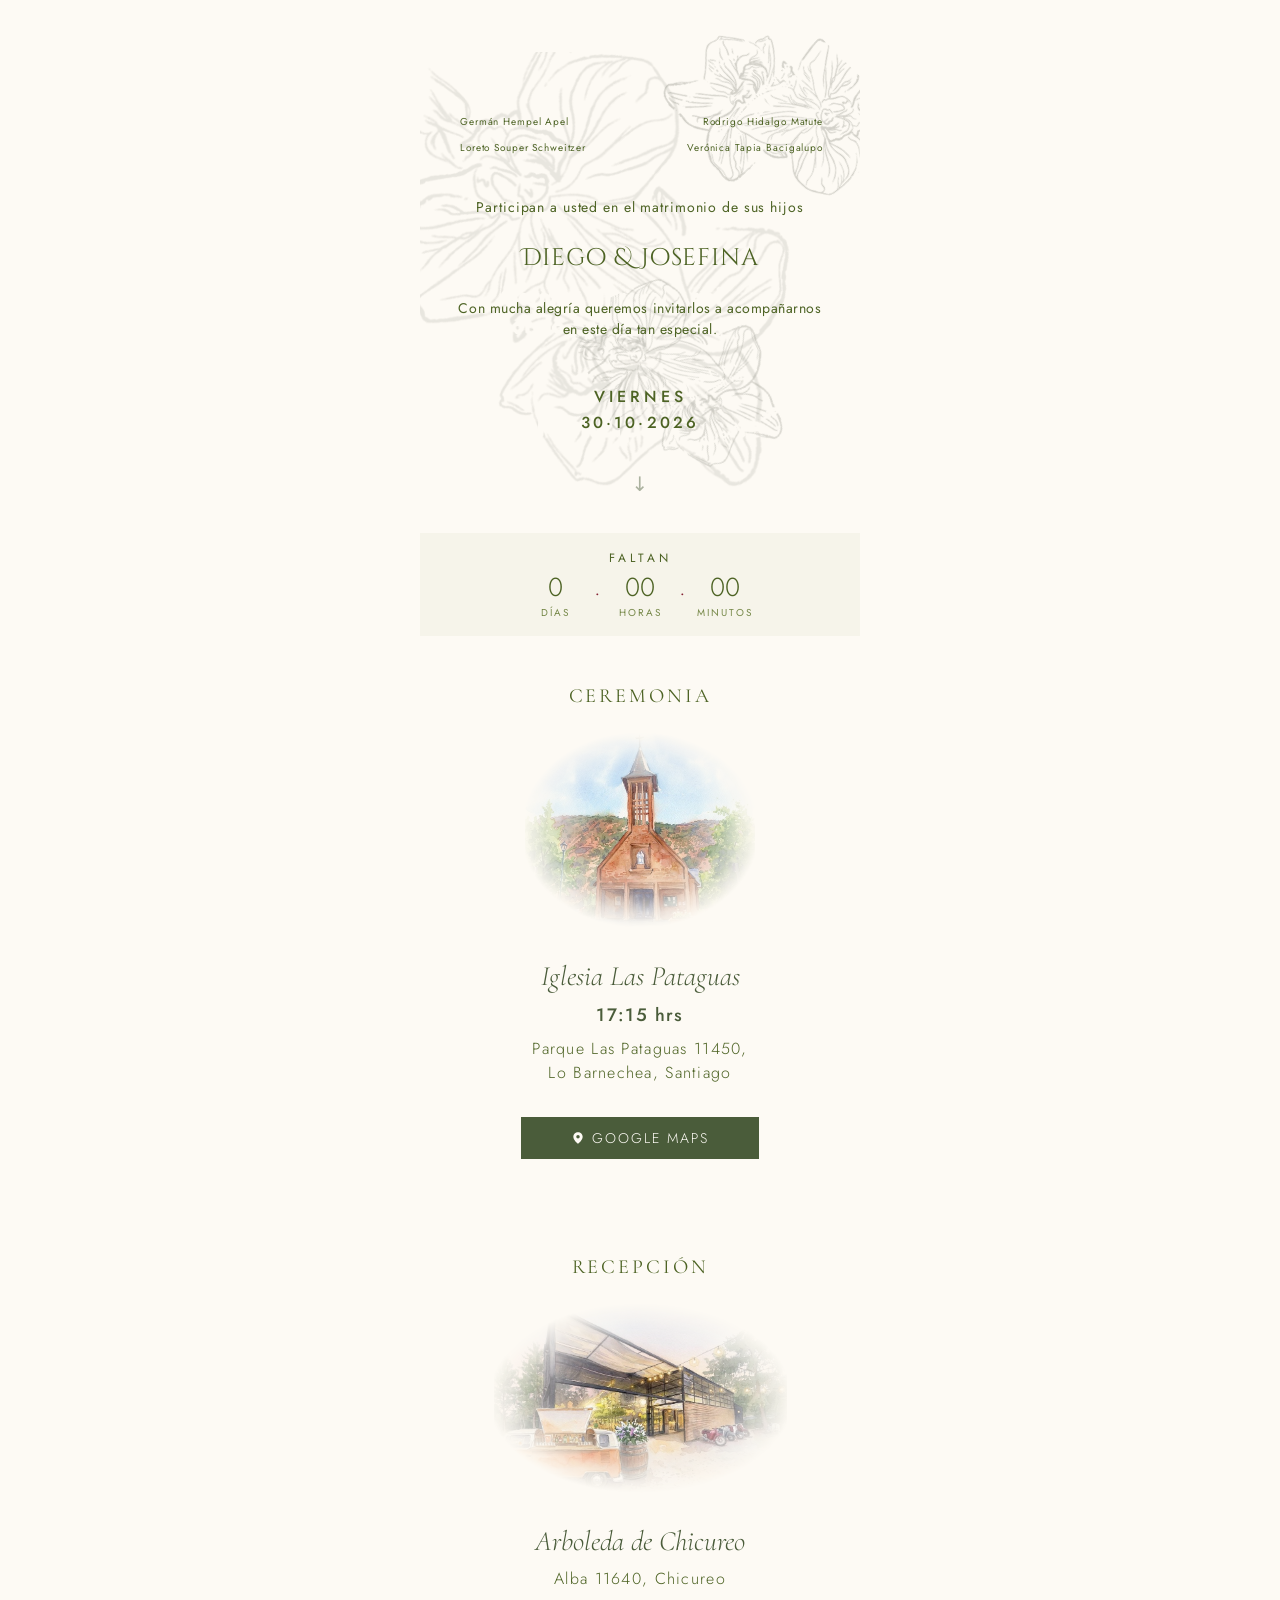
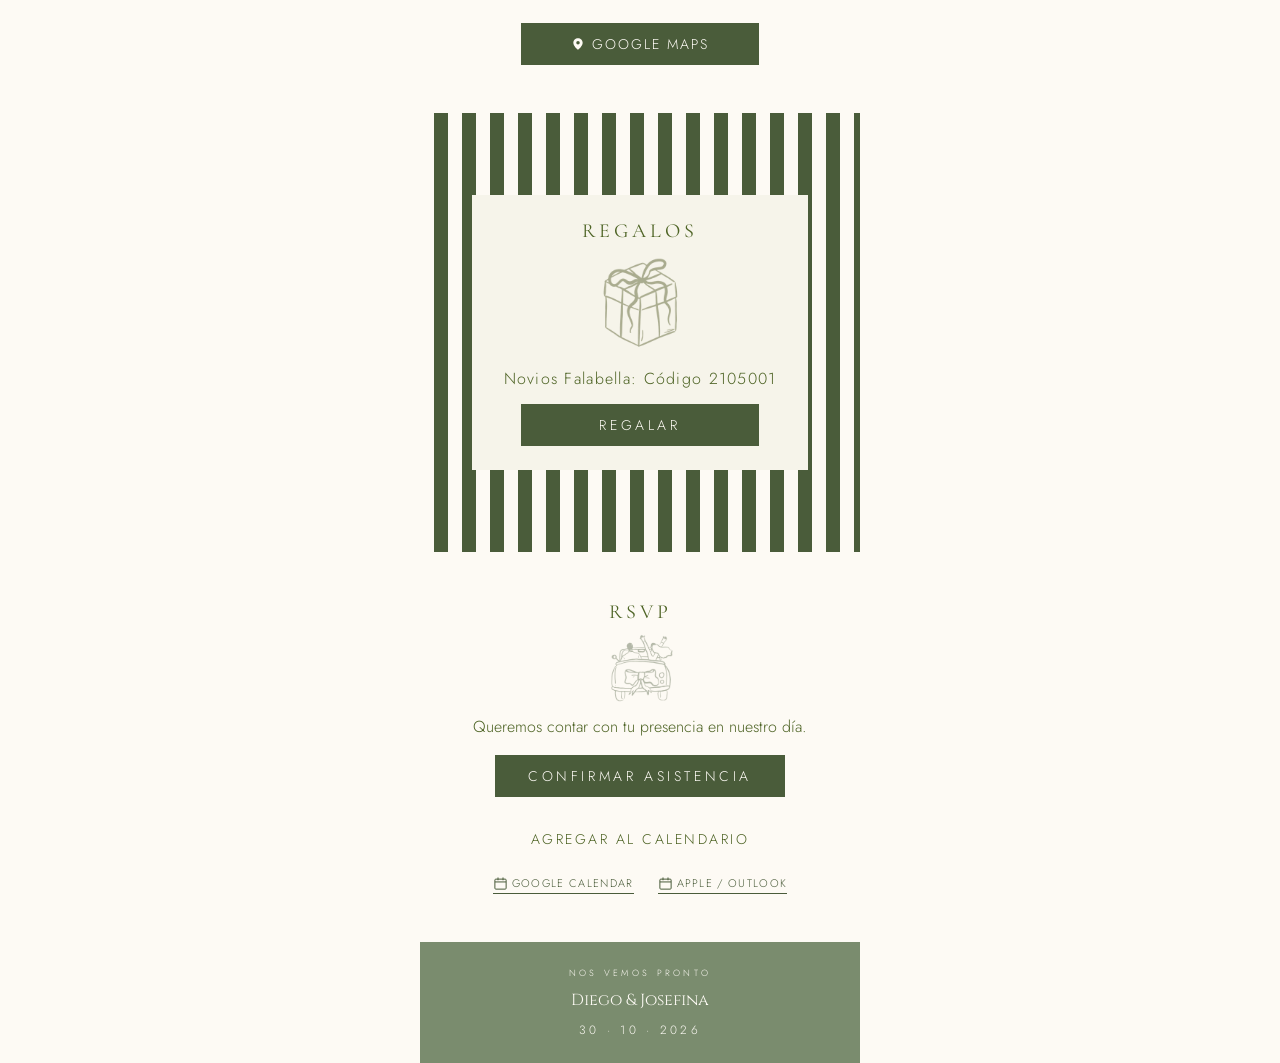
<file: index.html>
<!doctype html>
<html lang="es">
<head>
<meta charset="utf-8">
<title>Diego & Josefina · 30.10.2026</title>
<meta name="viewport" content="width=device-width, initial-scale=1">
<meta name="description" content="Invitación de matrimonio de Diego & Josefina">
<link rel="preconnect" href="https://fonts.googleapis.com">
<link rel="preconnect" href="https://fonts.gstatic.com" crossorigin>
<link href="https://fonts.googleapis.com/css2?family=Cinzel:wght@400&family=Cinzel+Decorative:wght@400&family=Cormorant+Garamond:ital,wght@0,300;0,400;1,300&family=Jost:wght@300;400;500&display=swap" rel="stylesheet">
<style>
  :root{
    --cream:#FDFAF4;
    --cream-band:#F6F4EA;
    --green:#4D6324;
    --green-deep:#4A5C3A;
    --green-label:#768848;
    --sage:#7A8C6E;
    --maroon:#852335;
    --serif:'Cormorant Garamond', Georgia, serif;
    --sans:'Jost', system-ui, -apple-system, sans-serif;
    --display:'Cinzel Decorative', Georgia, serif;
    --display-alt:'Cinzel', Georgia, serif;
  }
  *{box-sizing:border-box;}
  html{scroll-behavior:smooth;}
  body{
    margin:0;
    background:var(--cream);
    color:var(--green);
    font-family:var(--sans);
    font-weight:400;
    -webkit-font-smoothing:antialiased;
  }
  .invite{
    max-width:440px;
    margin:0 auto;
    position:relative;
    overflow:hidden;
  }
  section{position:relative;}

  /* eyebrow = small uppercase label (Jost) */
  .eyebrow{
    font-family:var(--sans);
    text-transform:uppercase;
    letter-spacing:4px;
    font-size:12px;
    font-weight:400;
    color:var(--green);
    text-align:center;
    margin:0 0 12px;
  }
  /* eyebrow.serif = section heading (Cormorant Garamond) */
  .eyebrow.serif{
    font-family:var(--serif);
    font-size:20px;
    font-weight:400;
    text-transform:uppercase;
    letter-spacing:2.88px;
    margin:0 0 24px;
  }
  p{line-height:1.55;}
  a{color:inherit;}

  /* ---------- HERO ---------- */
  .hero{
    padding:104px 32px 34px;
    text-align:center;
  }
  .flower{
    position:absolute;
    pointer-events:none;
    z-index:0;
  }
  .flower--bg{
    width:439px;
    max-width:100%;
    left:0;
    top:52px;
    opacity:.20;
  }
  .flower--a{
    width:200px;
    max-width:46%;
    left:56%;
    top:24px;
    transform:rotate(135deg);
    opacity:.42;
  }
  .flower--b{
    width:200px;
    max-width:46%;
    left:40%;
    top:268px;
    transform:rotate(-25deg);
    opacity:.34;
  }
  .hero > *:not(.flower){ position:relative; z-index:1; }

  .parents{
    display:flex;
    justify-content:center;
    align-items:flex-start;
    gap:24px;
    font-size:10px;
    font-weight:400;
    letter-spacing:.88px;
    line-height:1.9;
    margin-bottom:32px;
  }
  .parents__side{
    flex:1 1 0;
    padding:0 8px;
    text-align:left;
  }
  .parents__side:last-child{
    padding:0 5px;
    text-align:right;
  }

  .lead{
    font-size:14px;
    font-weight:400;
    letter-spacing:.88px;
    line-height:1.5;
    margin:0 0 24px;
  }
  .lead--close{ letter-spacing:.52px; margin:0 0 44px; }

  .names{
    font-family:var(--display);
    font-weight:400;
    font-size:24px;
    letter-spacing:.80px;
    line-height:1.35;
    margin:0 0 24px;
  }
  .names .amp{ font-style:normal; }

  .date-label{
    font-family:var(--sans);
    font-weight:500;
    font-size:16px;
    line-height:1.6;
    margin:0 0 34px;
  }
  .date-label .day{
    display:block;
    text-transform:uppercase;
    letter-spacing:4px;
  }
  .date-label .date{
    display:block;
    letter-spacing:3.17px;
  }
  .arrow-down{
    font-size:1.25rem;
    color:var(--green-deep);
    opacity:.45;
  }

  /* ---------- COUNTDOWN ---------- */
  .countdown{
    background:var(--cream-band);
    padding:16px 24px;
    text-align:center;
  }
  .countdown .eyebrow{ margin:0 0 4px; }
  .countdown__grid{
    display:flex;
    align-items:flex-end;
    justify-content:center;
    gap:8px;
  }
  .countdown__grid > div{ width:64px; }
  .countdown__grid .num{
    font-family:var(--sans);
    font-weight:300;
    font-size:26px;
    display:block;
    line-height:1.3;
  }
  .countdown__grid small{
    display:block;
    text-transform:uppercase;
    letter-spacing:2px;
    font-size:10px;
    font-weight:400;
    color:var(--green-label);
  }
  .countdown__grid .dot{
    font-family:var(--serif);
    color:var(--maroon);
    font-size:24px;
    font-weight:300;
    line-height:1;
    transform:translateY(-20px);
  }

  /* ---------- CEREMONIA / RECEPCION ---------- */
  .block{
    padding:48px 24px;
    text-align:center;
  }
  .photo-blob{
    width:230px;
    max-width:78%;
    aspect-ratio:230/198;
    margin:0 auto 24px;
    -webkit-mask-image:radial-gradient(ellipse 65% 60% at 50% 48%, #000 15%, rgba(0,0,0,.85) 30%, rgba(0,0,0,.5) 50%, rgba(0,0,0,.15) 68%, transparent 80%);
            mask-image:radial-gradient(ellipse 65% 60% at 50% 48%, #000 15%, rgba(0,0,0,.85) 30%, rgba(0,0,0,.5) 50%, rgba(0,0,0,.15) 68%, transparent 80%);
  }
  .photo-blob--wide{
    width:293px;
    max-width:92%;
    aspect-ratio:293/192;
  }
  .photo-blob img{
    width:100%;
    height:100%;
    object-fit:cover;
  }
  .place-name{
    font-family:var(--serif);
    font-style:italic;
    font-weight:300;
    font-size:28px;
    line-height:1.2;
    color:var(--green-deep);
    margin:0 0 8px;
  }
  .time{
    font-weight:500;
    font-size:18px;
    letter-spacing:1.40px;
    color:var(--green-deep);
    margin:0 0 8px;
  }
  .address{
    font-size:16px;
    font-weight:300;
    letter-spacing:1.28px;
    line-height:1.5;
    margin:0 0 32px;
  }

  .btn{
    display:inline-flex;
    align-items:center;
    justify-content:center;
    gap:7px;
    background:var(--green-deep);
    color:var(--cream);
    text-decoration:none;
    text-transform:uppercase;
    font-size:14px;
    font-weight:300;
    letter-spacing:1.98px;
    line-height:1;
    min-height:42px;
    padding:11px 20px;
    width:100%;
    max-width:238px;
  }
  .btn--cta{ letter-spacing:3.60px; }
  .btn__icon{ flex:none; }

  /* ---------- REGALOS ---------- */
  .stripes{
    padding:82px 52px;
    background-image:repeating-linear-gradient(
      90deg,
      var(--cream) 0px, var(--cream) 14px,
      var(--green-deep) 14px, var(--green-deep) 28px
    );
  }
  .stripes__card{
    background:var(--cream-band);
    padding:24px 20px;
    text-align:center;
  }
  .stripes__card .eyebrow.serif{
    letter-spacing:4px;
    margin:0 0 12px;
  }
  .stripes__card .icon{
    width:77px;
    opacity:.60;
    margin-bottom:12px;
  }
  .stripes__card p{
    font-size:16px;
    font-weight:300;
    letter-spacing:1.28px;
    margin:0 0 12px;
  }

  /* ---------- RSVP ---------- */
  .rsvp{ padding:48px 24px 0; text-align:center; }
  .rsvp .eyebrow.serif{ letter-spacing:4px; margin:0 0 8px; }
  .rsvp .icon--rsvp{
    width:77px;
    opacity:.42;
    margin:0 auto 8px;
    display:block;
  }
  .rsvp p{
    font-size:16px;
    font-weight:300;
    margin:0 0 16px;
  }
  .btn--wide{ max-width:290px; padding:11px 16px; }

  .calendar-block{
    padding:32px 24px 48px;
    text-align:center;
  }
  .calendar-block .eyebrow{
    font-size:14px;
    font-weight:300;
    letter-spacing:2.50px;
    margin:0 0 24px;
  }
  .cal-links{
    display:flex;
    justify-content:center;
    gap:24px;
    flex-wrap:wrap;
  }
  .cal-links a{
    display:inline-flex;
    align-items:center;
    gap:4px;
    text-decoration:none;
    text-transform:uppercase;
    letter-spacing:1.32px;
    font-size:11px;
    font-weight:300;
    color:var(--green-deep);
    border-bottom:.5px solid var(--green-deep);
    padding-bottom:2px;
    white-space:nowrap;
  }
  .cal-icon{ flex:none; }

  /* ---------- FOOTER ---------- */
  .footer{
    background:var(--sage);
    color:var(--cream);
    text-align:center;
    padding:24px;
  }
  .footer .eyebrow{
    color:var(--cream);
    font-size:9px;
    font-weight:300;
    letter-spacing:3.30px;
    margin:0 0 8px;
  }
  .footer__names{
    font-family:var(--display-alt);
    font-style:normal;
    font-weight:400;
    font-size:16px;
    margin:0 0 8px;
  }
  .footer__date{
    text-transform:uppercase;
    letter-spacing:3.30px;
    font-size:12px;
    font-weight:300;
    margin:0;
  }
</style>
</head>
<body>
<div class="invite">

  <!-- HERO -->
  <section class="hero">
    <img class="flower flower--bg" src="assets/flower.png" alt="" aria-hidden="true">
    <img class="flower flower--a" src="assets/flower.png" alt="" aria-hidden="true">
    <img class="flower flower--b" src="assets/flower.png" alt="" aria-hidden="true">

    <div class="parents">
      <div class="parents__side">
        <p>Germán Hempel Apel</p>
        <p>Loreto Souper Schweitzer</p>
      </div>
      <div class="parents__side">
        <p>Rodrigo Hidalgo Matute</p>
        <p>Verónica Tapia Bacigalupo</p>
      </div>
    </div>

    <p class="lead">Participan a usted en el matrimonio de sus hijos</p>
    <h1 class="names">Diego <span class="amp">&amp;</span> Josefina</h1>
    <p class="lead lead--close">Con mucha alegría queremos invitarlos a acompañarnos<br>en este día tan especial.</p>

    <p class="date-label"><span class="day">Viernes</span><span class="date">30·10·2026</span></p>
    <div class="arrow-down">&#8595;</div>
  </section>

  <!-- COUNTDOWN -->
  <section class="countdown">
    <p class="eyebrow">Faltan</p>
    <div class="countdown__grid">
      <div><span id="cd-days" class="num">--</span><small>Días</small></div>
      <span class="dot">.</span>
      <div><span id="cd-hours" class="num">--</span><small>Horas</small></div>
      <span class="dot">.</span>
      <div><span id="cd-mins" class="num">--</span><small>Minutos</small></div>
    </div>
  </section>

  <!-- CEREMONIA -->
  <section class="block">
    <h2 class="eyebrow serif">Ceremonia</h2>
    <div class="photo-blob"><img src="assets/church.jpg" alt="Iglesia Las Pataguas"></div>
    <h3 class="place-name">Iglesia Las Pataguas</h3>
    <p class="time">17:15 hrs</p>
    <p class="address">Parque Las Pataguas 11450,<br>Lo Barnechea, Santiago</p>
    <a class="btn" target="_blank" rel="noopener"
       href="https://www.google.com/maps/search/?api=1&query=Iglesia+Las+Pataguas%2C+Parque+Las+Pataguas+11450%2C+Lo+Barnechea%2C+Santiago">
<svg class="btn__icon" width="14" height="14" viewBox="0 0 24 24" fill="none" xmlns="http://www.w3.org/2000/svg" aria-hidden="true"><path d="M12 2C7.58 2 4 5.58 4 10c0 5.25 7 12 8 12s8-6.75 8-12c0-4.42-3.58-8-8-8Zm0 11a3 3 0 1 1 0-6 3 3 0 0 1 0 6Z" fill="currentColor"/></svg>Google Maps
    </a>
  </section>

  <!-- RECEPCION -->
  <section class="block">
    <h2 class="eyebrow serif">Recepción</h2>
    <div class="photo-blob photo-blob--wide"><img src="assets/venue.jpg" alt="Arboleda de Chicureo"></div>
    <h3 class="place-name">Arboleda de Chicureo</h3>
    <p class="address">Alba 11640, Chicureo</p>
    <a class="btn" target="_blank" rel="noopener"
       href="https://www.google.com/maps/search/?api=1&query=Arboleda+de+Chicureo%2C+Alba+11640%2C+Chicureo">
<svg class="btn__icon" width="14" height="14" viewBox="0 0 24 24" fill="none" xmlns="http://www.w3.org/2000/svg" aria-hidden="true"><path d="M12 2C7.58 2 4 5.58 4 10c0 5.25 7 12 8 12s8-6.75 8-12c0-4.42-3.58-8-8-8Zm0 11a3 3 0 1 1 0-6 3 3 0 0 1 0 6Z" fill="currentColor"/></svg>Google Maps
    </a>
  </section>

  <!-- REGALOS -->
  <section class="stripes">
    <div class="stripes__card">
      <h2 class="eyebrow serif">Regalos</h2>
      <img class="icon" src="assets/gift.png" alt="">
      <p>Novios Falabella: Código 2105001</p>
      <a class="btn btn--cta" target="_blank" rel="noopener" href="https://novios.falabella.com/info-evento/evento?codigoEvento=2105001">Regalar</a>
    </div>
  </section>

  <!-- RSVP -->
  <section class="rsvp">
    <h2 class="eyebrow serif">RSVP</h2>
    <img class="icon--rsvp" src="assets/rsvp.png" alt="">
    <p>Queremos contar con tu presencia en nuestro día.</p>
    <a class="btn btn--cta btn--wide" target="_blank" rel="noopener"
       href="https://forms.gle/HeUdNsiieHcqByjm6">Confirmar asistencia</a>
  </section>

  <section class="calendar-block">
    <p class="eyebrow">Agregar al calendario</p>
    <div class="cal-links">
      <a target="_blank" rel="noopener"
         href="https://calendar.google.com/calendar/render?action=TEMPLATE&text=Matrimonio%20Diego%20%26%20Josefina&dates=20261030T201500Z/20261031T050000Z&details=Ceremonia%3A%20Iglesia%20Las%20Pataguas%2C%2017%3A15%20hrs.%20Recepci%C3%B3n%3A%20Arboleda%20de%20Chicureo.&location=Parque%20Las%20Pataguas%2011450%2C%20Lo%20Barnechea%2C%20Santiago">
        <svg class="cal-icon" width="15" height="15" viewBox="0 0 24 24" fill="none" xmlns="http://www.w3.org/2000/svg" aria-hidden="true"><rect x="3" y="5" width="18" height="16" rx="1.5" stroke="currentColor" stroke-width="1.6"/><path d="M3 9.5h18" stroke="currentColor" stroke-width="1.6"/><path d="M8 3v3.2M16 3v3.2" stroke="currentColor" stroke-width="1.6" stroke-linecap="round"/></svg>
        Google Calendar
      </a>
      <a href="wedding.ics" download>
        <svg class="cal-icon" width="15" height="15" viewBox="0 0 24 24" fill="none" xmlns="http://www.w3.org/2000/svg" aria-hidden="true"><rect x="3" y="5" width="18" height="16" rx="1.5" stroke="currentColor" stroke-width="1.6"/><path d="M3 9.5h18" stroke="currentColor" stroke-width="1.6"/><path d="M8 3v3.2M16 3v3.2" stroke="currentColor" stroke-width="1.6" stroke-linecap="round"/></svg>
        Apple / Outlook
      </a>
    </div>
  </section>

  <!-- FOOTER -->
  <footer class="footer">
    <p class="eyebrow">Nos vemos pronto</p>
    <p class="footer__names">Diego &amp; Josefina</p>
    <p class="footer__date">30 · 10 · 2026</p>
  </footer>

</div>

<script>
  var weddingDate = new Date('2026-10-30T17:15:00-03:00').getTime();

  function updateCountdown(){
    var now = Date.now();
    var diff = weddingDate - now;
    if (diff < 0) diff = 0;

    var days = Math.floor(diff / 86400000);
    var hours = Math.floor((diff % 86400000) / 3600000);
    var mins = Math.floor((diff % 3600000) / 60000);

    function pad(n){ return n < 10 ? '0' + n : n; }

    document.getElementById('cd-days').textContent = days;
    document.getElementById('cd-hours').textContent = pad(hours);
    document.getElementById('cd-mins').textContent = pad(mins);
  }

  updateCountdown();
  setInterval(updateCountdown, 1000 * 30);
</script>
</body>
</html>
</file>
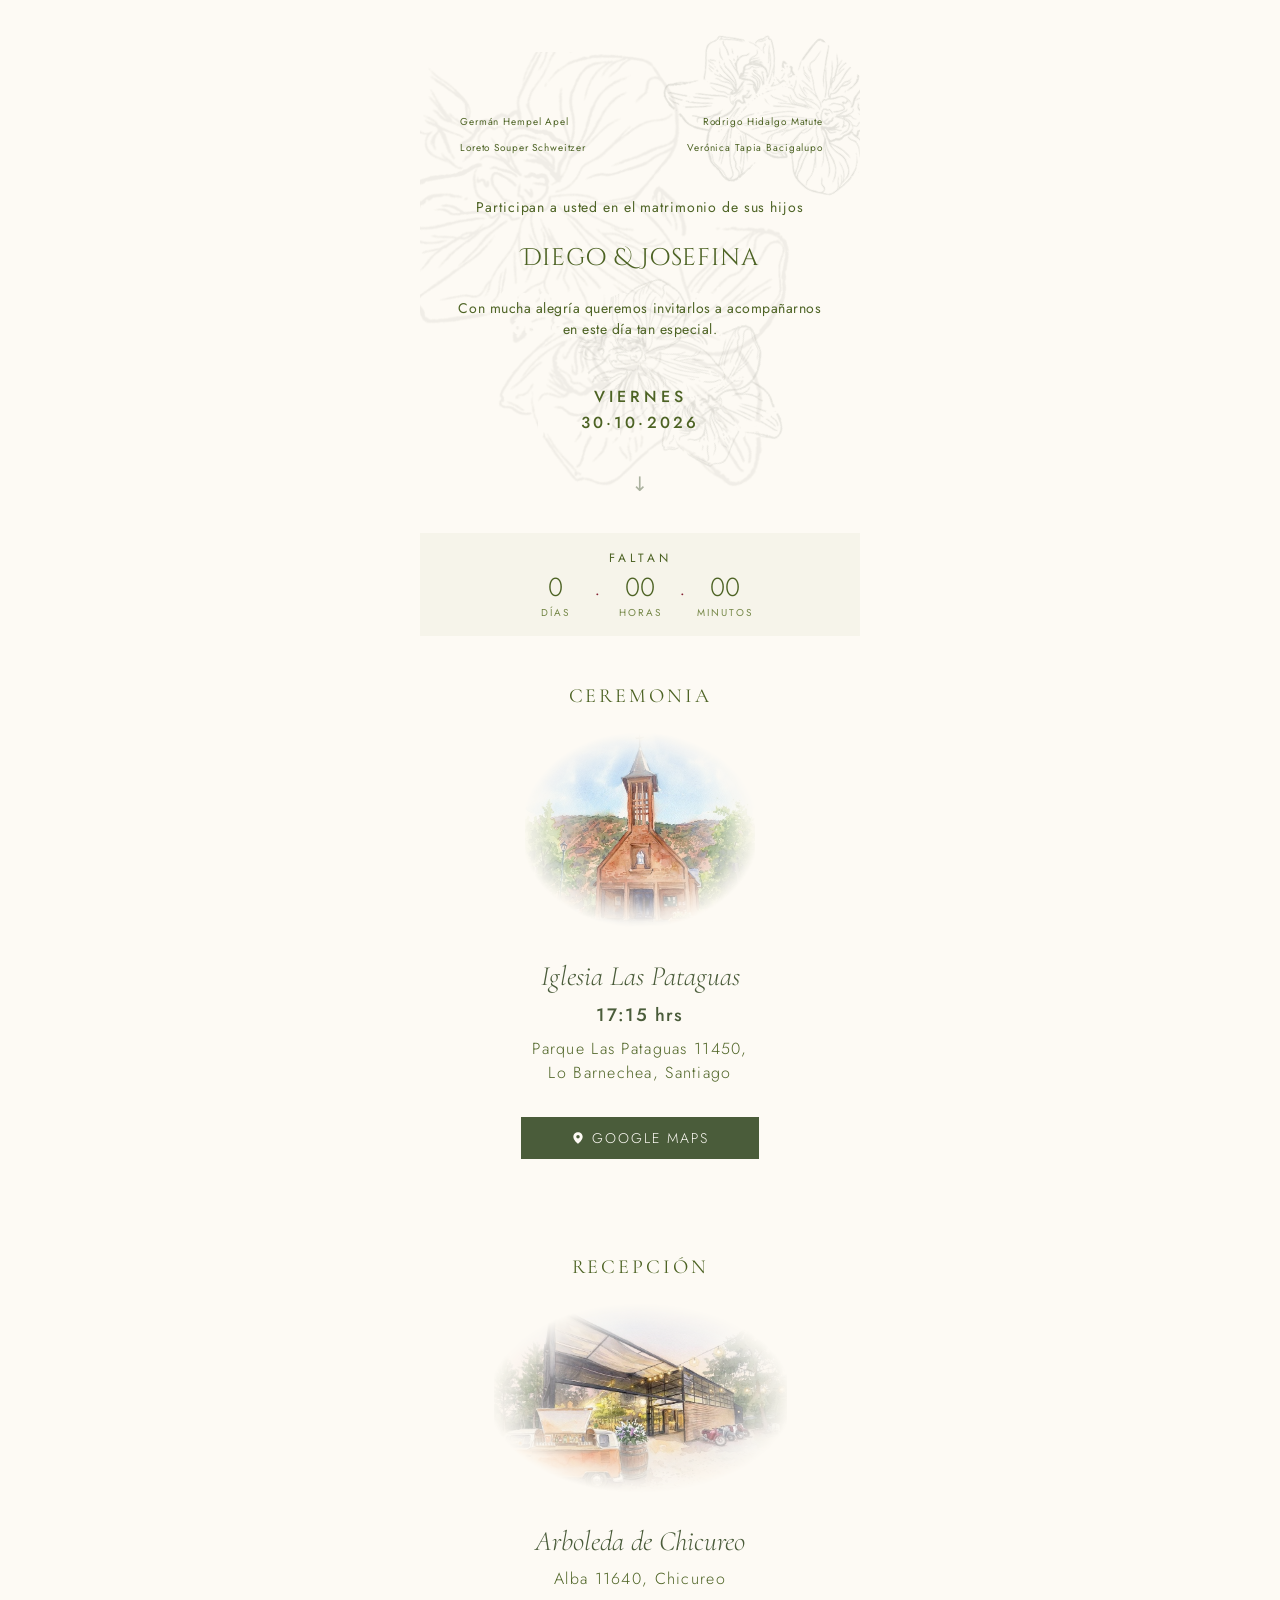
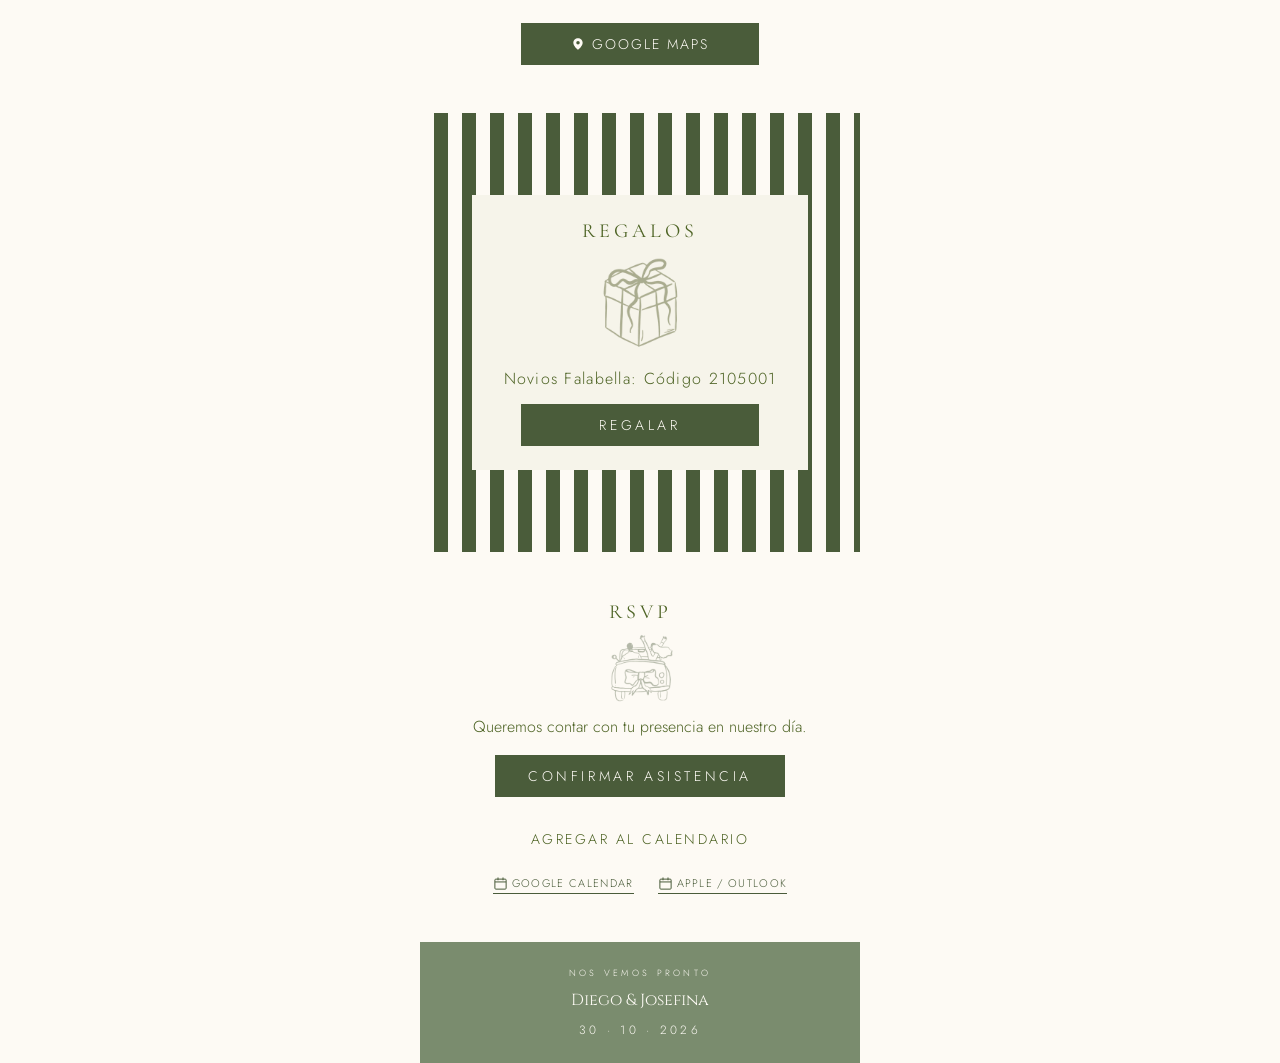
<file: comida-con-pareja/index.html>
<!doctype html>
<html lang="es">
<head>
<meta charset="utf-8">
<title>Diego & Josefina · 30.10.2026</title>
<meta name="viewport" content="width=device-width, initial-scale=1">
<meta name="description" content="Invitación de matrimonio de Diego & Josefina">
<link rel="preconnect" href="https://fonts.googleapis.com">
<link rel="preconnect" href="https://fonts.gstatic.com" crossorigin>
<link href="https://fonts.googleapis.com/css2?family=Cinzel:wght@400&family=Cinzel+Decorative:wght@400&family=Cormorant+Garamond:ital,wght@0,300;0,400;1,300&family=Jost:wght@300;400;500&display=swap" rel="stylesheet">
<link rel="stylesheet" href="../styles.css?v=9bea2ce5">
</head>
<body>
<div class="invite">

  <!-- HERO -->
  <section class="hero">
    <img class="flower flower--bg" src="../assets/flower.png" alt="" aria-hidden="true">
    <img class="flower flower--a" src="../assets/flower.png" alt="" aria-hidden="true">
    <img class="flower flower--b" src="../assets/flower.png" alt="" aria-hidden="true">

    <div class="parents">
      <div class="parents__side">
        <p>Germán Hempel Apel</p>
        <p>Loreto Souper Schweitzer</p>
      </div>
      <div class="parents__side">
        <p>Rodrigo Hidalgo Matute</p>
        <p>Verónica Tapia Bacigalupo</p>
      </div>
    </div>

    <p class="lead">Participan a usted en el matrimonio de sus hijos</p>
    <h1 class="names">Diego <span class="amp">&amp;</span> Josefina</h1>
    <p class="lead lead--close">Con mucha alegría queremos invitarlos a acompañarnos<br>en este día tan especial.</p>

    <p class="date-label"><span class="day">Viernes</span><span class="date">30·10·2026</span></p>
    <div class="arrow-down">&#8595;</div>
  </section>

  <!-- COUNTDOWN -->
  <section class="countdown">
    <p class="eyebrow">Faltan</p>
    <div class="countdown__grid">
      <div><span id="cd-days" class="num">--</span><small>Días</small></div>
      <span class="dot">.</span>
      <div><span id="cd-hours" class="num">--</span><small>Horas</small></div>
      <span class="dot">.</span>
      <div><span id="cd-mins" class="num">--</span><small>Minutos</small></div>
    </div>
  </section>

  <!-- CEREMONIA -->
  <section class="block">
    <h2 class="eyebrow serif">Ceremonia</h2>
    <div class="photo-blob"><img src="../assets/church.jpg" alt="Iglesia Las Pataguas"></div>
    <h3 class="place-name">Iglesia Las Pataguas</h3>
    <p class="time">17:15 hrs</p>
    <p class="address">Parque Las Pataguas 11450,<br>Lo Barnechea, Santiago</p>
    <a class="btn" target="_blank" rel="noopener"
       href="https://www.google.com/maps/search/?api=1&query=Iglesia+Las+Pataguas%2C+Parque+Las+Pataguas+11450%2C+Lo+Barnechea%2C+Santiago">
<svg class="btn__icon" width="14" height="14" viewBox="0 0 24 24" fill="none" xmlns="http://www.w3.org/2000/svg" aria-hidden="true"><path d="M12 2C7.58 2 4 5.58 4 10c0 5.25 7 12 8 12s8-6.75 8-12c0-4.42-3.58-8-8-8Zm0 11a3 3 0 1 1 0-6 3 3 0 0 1 0 6Z" fill="currentColor"/></svg>Google Maps
    </a>
  </section>

  <!-- RECEPCION -->
  <section class="block">
    <h2 class="eyebrow serif">Recepción</h2>
    <div class="photo-blob photo-blob--wide"><img src="../assets/venue.jpg" alt="Arboleda de Chicureo"></div>
    <h3 class="place-name">Arboleda de Chicureo</h3>
    <p class="address">Alba 11640, Chicureo</p>
    <a class="btn" target="_blank" rel="noopener"
       href="https://www.google.com/maps/search/?api=1&query=Arboleda+de+Chicureo%2C+Alba+11640%2C+Chicureo">
<svg class="btn__icon" width="14" height="14" viewBox="0 0 24 24" fill="none" xmlns="http://www.w3.org/2000/svg" aria-hidden="true"><path d="M12 2C7.58 2 4 5.58 4 10c0 5.25 7 12 8 12s8-6.75 8-12c0-4.42-3.58-8-8-8Zm0 11a3 3 0 1 1 0-6 3 3 0 0 1 0 6Z" fill="currentColor"/></svg>Google Maps
    </a>
  </section>

  <!-- REGALOS -->
  <section class="stripes">
    <div class="stripes__card">
      <h2 class="eyebrow serif">Regalos</h2>
      <img class="icon" src="../assets/gift.png" alt="">
      <p>Novios Falabella: Código 2105001</p>
      <a class="btn btn--cta" target="_blank" rel="noopener" href="https://novios.falabella.com/info-evento/evento?codigoEvento=2105001">Regalar</a>
    </div>
  </section>

  <!-- RSVP -->
  <section class="rsvp">
    <h2 class="eyebrow serif">RSVP</h2>
    <img class="icon--rsvp" src="../assets/rsvp.png" alt="">
    <p>Queremos contar con tu presencia en nuestro día.</p>
    <a class="btn btn--cta btn--wide" target="_blank" rel="noopener"
       href="https://forms.gle/HeUdNsiieHcqByjm6">Confirmar asistencia</a>
  </section>

  <section class="calendar-block">
    <p class="eyebrow">Agregar al calendario</p>
    <div class="cal-links">
      <a target="_blank" rel="noopener"
         href="https://calendar.google.com/calendar/render?action=TEMPLATE&text=Matrimonio%20Diego%20%26%20Josefina&dates=20261030T201500Z/20261031T070000Z&details=Ceremonia%3A%20Iglesia%20Las%20Pataguas%2C%2017%3A15%20hrs.%20Recepci%C3%B3n%3A%20Arboleda%20de%20Chicureo.&location=Parque%20Las%20Pataguas%2011450%2C%20Lo%20Barnechea%2C%20Santiago">
        <svg class="cal-icon" width="15" height="15" viewBox="0 0 24 24" fill="none" xmlns="http://www.w3.org/2000/svg" aria-hidden="true"><rect x="3" y="5" width="18" height="16" rx="1.5" stroke="currentColor" stroke-width="1.6"/><path d="M3 9.5h18" stroke="currentColor" stroke-width="1.6"/><path d="M8 3v3.2M16 3v3.2" stroke="currentColor" stroke-width="1.6" stroke-linecap="round"/></svg>
        Google Calendar
      </a>
      <a href="../wedding.ics" download>
        <svg class="cal-icon" width="15" height="15" viewBox="0 0 24 24" fill="none" xmlns="http://www.w3.org/2000/svg" aria-hidden="true"><rect x="3" y="5" width="18" height="16" rx="1.5" stroke="currentColor" stroke-width="1.6"/><path d="M3 9.5h18" stroke="currentColor" stroke-width="1.6"/><path d="M8 3v3.2M16 3v3.2" stroke="currentColor" stroke-width="1.6" stroke-linecap="round"/></svg>
        Apple / Outlook
      </a>
    </div>
  </section>

  <!-- FOOTER -->
  <footer class="footer">
    <p class="eyebrow">Nos vemos pronto</p>
    <p class="footer__names">Diego &amp; Josefina</p>
    <p class="footer__date">30 · 10 · 2026</p>
  </footer>

</div>

<script>
  var weddingDate = new Date('2026-10-30T17:15:00-03:00').getTime();

  function updateCountdown(){
    var now = Date.now();
    var diff = weddingDate - now;
    if (diff < 0) diff = 0;

    var days = Math.floor(diff / 86400000);
    var hours = Math.floor((diff % 86400000) / 3600000);
    var mins = Math.floor((diff % 3600000) / 60000);

    function pad(n){ return n < 10 ? '0' + n : n; }

    document.getElementById('cd-days').textContent = days;
    document.getElementById('cd-hours').textContent = pad(hours);
    document.getElementById('cd-mins').textContent = pad(mins);
  }

  updateCountdown();
  setInterval(updateCountdown, 1000 * 30);
</script>
</body>
</html>
</file>
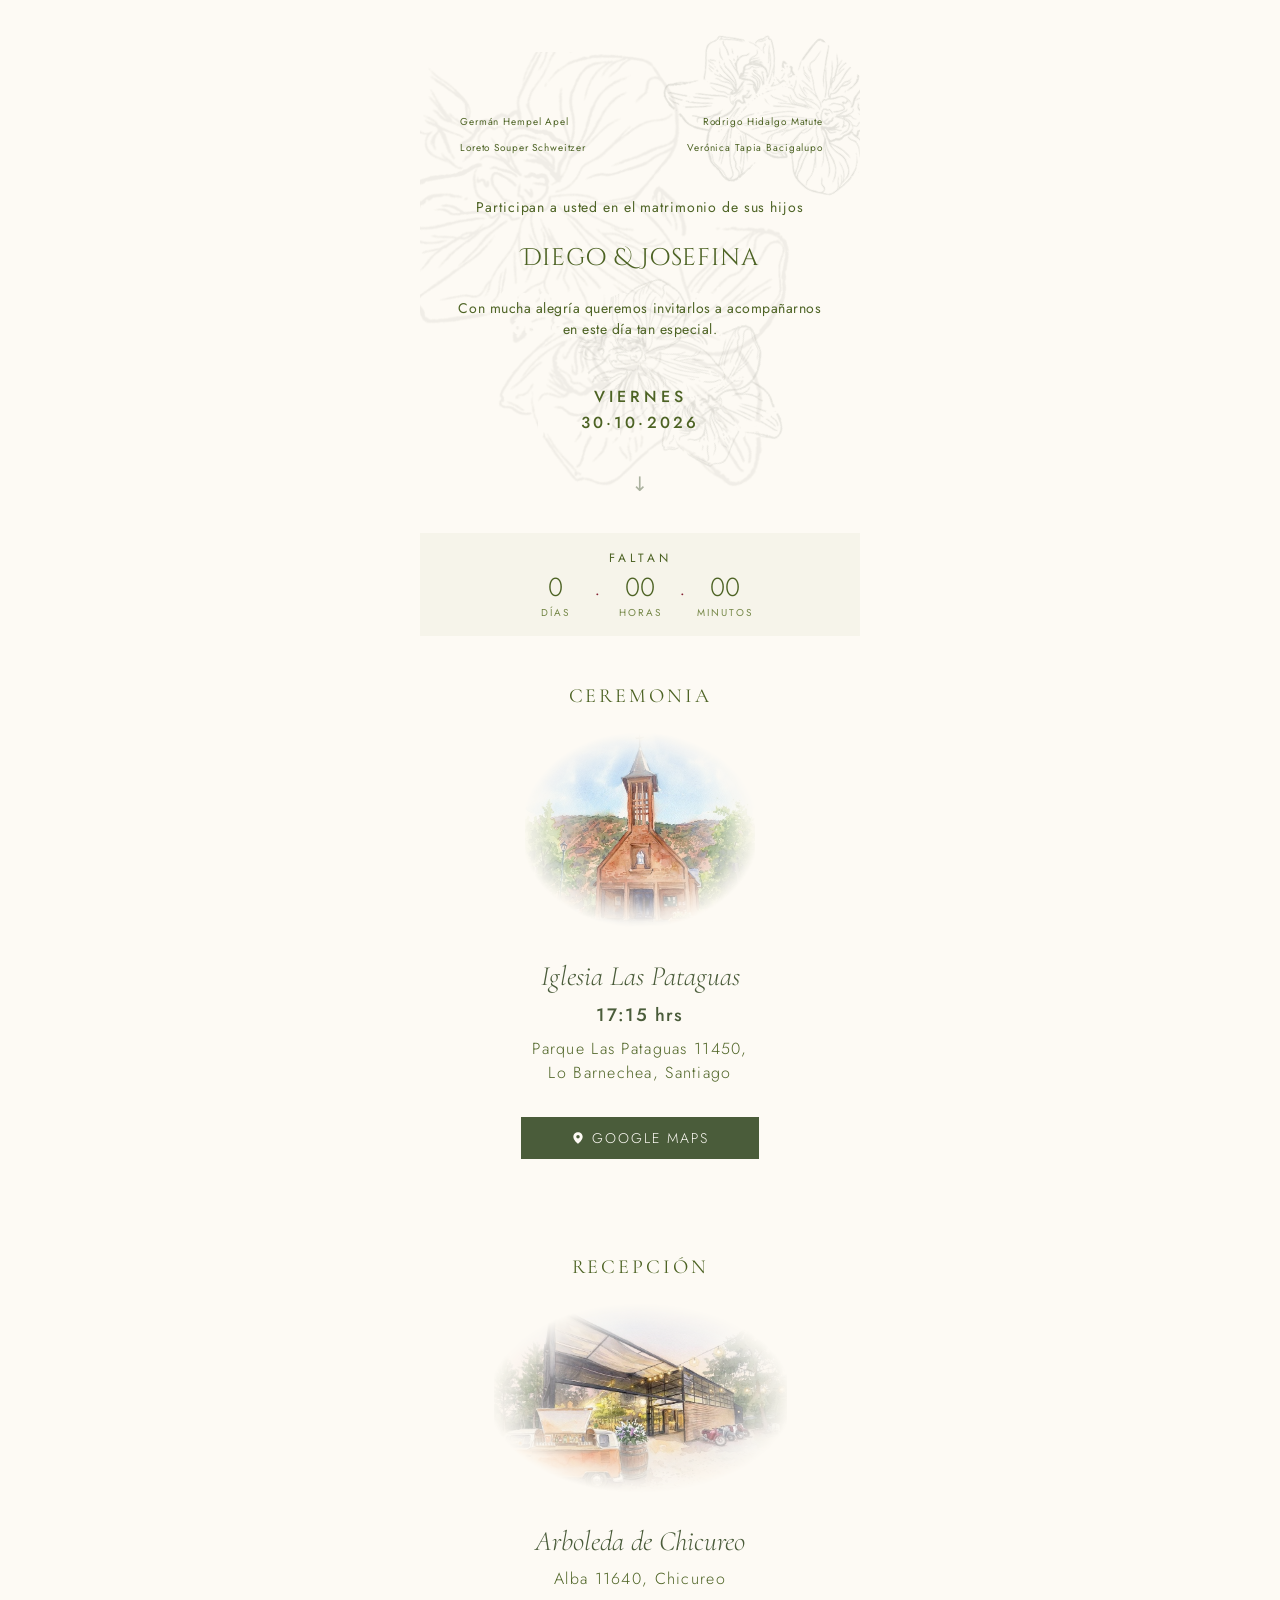
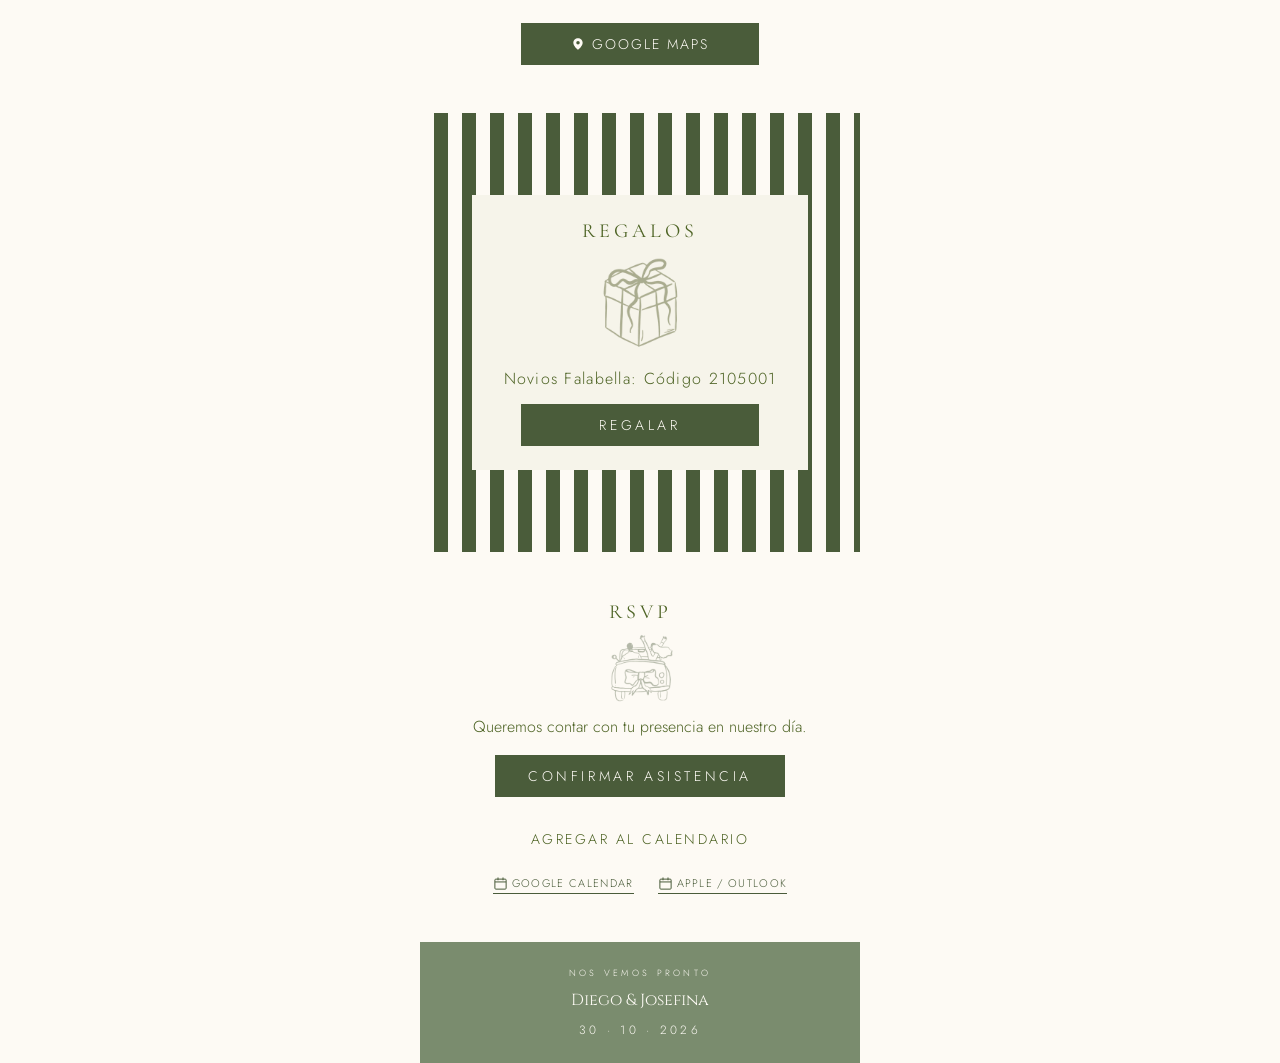
<file: comida-pareja-fiesta/index.html>
<!doctype html>
<html lang="es">
<head>
<meta charset="utf-8">
<title>Diego & Josefina · 30.10.2026</title>
<meta name="viewport" content="width=device-width, initial-scale=1">
<meta name="description" content="Invitación de matrimonio de Diego & Josefina">
<link rel="preconnect" href="https://fonts.googleapis.com">
<link rel="preconnect" href="https://fonts.gstatic.com" crossorigin>
<link href="https://fonts.googleapis.com/css2?family=Cinzel:wght@400&family=Cinzel+Decorative:wght@400&family=Cormorant+Garamond:ital,wght@0,300;0,400;1,300&family=Jost:wght@300;400;500&display=swap" rel="stylesheet">
<link rel="stylesheet" href="../styles.css?v=9bea2ce5">
</head>
<body>
<div class="invite">

  <!-- HERO -->
  <section class="hero">
    <img class="flower flower--bg" src="../assets/flower.png" alt="" aria-hidden="true">
    <img class="flower flower--a" src="../assets/flower.png" alt="" aria-hidden="true">
    <img class="flower flower--b" src="../assets/flower.png" alt="" aria-hidden="true">

    <div class="parents">
      <div class="parents__side">
        <p>Germán Hempel Apel</p>
        <p>Loreto Souper Schweitzer</p>
      </div>
      <div class="parents__side">
        <p>Rodrigo Hidalgo Matute</p>
        <p>Verónica Tapia Bacigalupo</p>
      </div>
    </div>

    <p class="lead">Participan a usted en el matrimonio de sus hijos</p>
    <h1 class="names">Diego <span class="amp">&amp;</span> Josefina</h1>
    <p class="lead lead--close">Con mucha alegría queremos invitarlos a acompañarnos<br>en este día tan especial.</p>

    <p class="date-label"><span class="day">Viernes</span><span class="date">30·10·2026</span></p>
    <div class="arrow-down">&#8595;</div>
  </section>

  <!-- COUNTDOWN -->
  <section class="countdown">
    <p class="eyebrow">Faltan</p>
    <div class="countdown__grid">
      <div><span id="cd-days" class="num">--</span><small>Días</small></div>
      <span class="dot">.</span>
      <div><span id="cd-hours" class="num">--</span><small>Horas</small></div>
      <span class="dot">.</span>
      <div><span id="cd-mins" class="num">--</span><small>Minutos</small></div>
    </div>
  </section>

  <!-- CEREMONIA -->
  <section class="block">
    <h2 class="eyebrow serif">Ceremonia</h2>
    <div class="photo-blob"><img src="../assets/church.jpg" alt="Iglesia Las Pataguas"></div>
    <h3 class="place-name">Iglesia Las Pataguas</h3>
    <p class="time">17:15 hrs</p>
    <p class="address">Parque Las Pataguas 11450,<br>Lo Barnechea, Santiago</p>
    <a class="btn" target="_blank" rel="noopener"
       href="https://www.google.com/maps/search/?api=1&query=Iglesia+Las+Pataguas%2C+Parque+Las+Pataguas+11450%2C+Lo+Barnechea%2C+Santiago">
<svg class="btn__icon" width="14" height="14" viewBox="0 0 24 24" fill="none" xmlns="http://www.w3.org/2000/svg" aria-hidden="true"><path d="M12 2C7.58 2 4 5.58 4 10c0 5.25 7 12 8 12s8-6.75 8-12c0-4.42-3.58-8-8-8Zm0 11a3 3 0 1 1 0-6 3 3 0 0 1 0 6Z" fill="currentColor"/></svg>Google Maps
    </a>
  </section>

  <!-- RECEPCION -->
  <section class="block">
    <h2 class="eyebrow serif">Recepción</h2>
    <div class="photo-blob photo-blob--wide"><img src="../assets/venue.jpg" alt="Arboleda de Chicureo"></div>
    <h3 class="place-name">Arboleda de Chicureo</h3>
    <p class="address">Alba 11640, Chicureo</p>
    <a class="btn" target="_blank" rel="noopener"
       href="https://www.google.com/maps/search/?api=1&query=Arboleda+de+Chicureo%2C+Alba+11640%2C+Chicureo">
<svg class="btn__icon" width="14" height="14" viewBox="0 0 24 24" fill="none" xmlns="http://www.w3.org/2000/svg" aria-hidden="true"><path d="M12 2C7.58 2 4 5.58 4 10c0 5.25 7 12 8 12s8-6.75 8-12c0-4.42-3.58-8-8-8Zm0 11a3 3 0 1 1 0-6 3 3 0 0 1 0 6Z" fill="currentColor"/></svg>Google Maps
    </a>
  </section>

  <!-- REGALOS -->
  <section class="stripes">
    <div class="stripes__card">
      <h2 class="eyebrow serif">Regalos</h2>
      <img class="icon" src="../assets/gift.png" alt="">
      <p>Novios Falabella: Código 2105001</p>
      <a class="btn btn--cta" target="_blank" rel="noopener" href="https://novios.falabella.com/info-evento/evento?codigoEvento=2105001">Regalar</a>
    </div>
  </section>

  <!-- RSVP -->
  <section class="rsvp">
    <h2 class="eyebrow serif">RSVP</h2>
    <img class="icon--rsvp" src="../assets/rsvp.png" alt="">
    <p>Queremos contar con tu presencia en nuestro día.</p>
    <a class="btn btn--cta btn--wide" target="_blank" rel="noopener"
       href="https://forms.gle/r22XT7neHURakDuq7">Confirmar asistencia</a>
  </section>

  <section class="calendar-block">
    <p class="eyebrow">Agregar al calendario</p>
    <div class="cal-links">
      <a target="_blank" rel="noopener"
         href="https://calendar.google.com/calendar/render?action=TEMPLATE&text=Matrimonio%20Diego%20%26%20Josefina&dates=20261030T201500Z/20261031T070000Z&details=Ceremonia%3A%20Iglesia%20Las%20Pataguas%2C%2017%3A15%20hrs.%20Recepci%C3%B3n%3A%20Arboleda%20de%20Chicureo.&location=Parque%20Las%20Pataguas%2011450%2C%20Lo%20Barnechea%2C%20Santiago">
        <svg class="cal-icon" width="15" height="15" viewBox="0 0 24 24" fill="none" xmlns="http://www.w3.org/2000/svg" aria-hidden="true"><rect x="3" y="5" width="18" height="16" rx="1.5" stroke="currentColor" stroke-width="1.6"/><path d="M3 9.5h18" stroke="currentColor" stroke-width="1.6"/><path d="M8 3v3.2M16 3v3.2" stroke="currentColor" stroke-width="1.6" stroke-linecap="round"/></svg>
        Google Calendar
      </a>
      <a href="../wedding.ics" download>
        <svg class="cal-icon" width="15" height="15" viewBox="0 0 24 24" fill="none" xmlns="http://www.w3.org/2000/svg" aria-hidden="true"><rect x="3" y="5" width="18" height="16" rx="1.5" stroke="currentColor" stroke-width="1.6"/><path d="M3 9.5h18" stroke="currentColor" stroke-width="1.6"/><path d="M8 3v3.2M16 3v3.2" stroke="currentColor" stroke-width="1.6" stroke-linecap="round"/></svg>
        Apple / Outlook
      </a>
    </div>
  </section>

  <!-- FOOTER -->
  <footer class="footer">
    <p class="eyebrow">Nos vemos pronto</p>
    <p class="footer__names">Diego &amp; Josefina</p>
    <p class="footer__date">30 · 10 · 2026</p>
  </footer>

</div>

<script>
  var weddingDate = new Date('2026-10-30T17:15:00-03:00').getTime();

  function updateCountdown(){
    var now = Date.now();
    var diff = weddingDate - now;
    if (diff < 0) diff = 0;

    var days = Math.floor(diff / 86400000);
    var hours = Math.floor((diff % 86400000) / 3600000);
    var mins = Math.floor((diff % 3600000) / 60000);

    function pad(n){ return n < 10 ? '0' + n : n; }

    document.getElementById('cd-days').textContent = days;
    document.getElementById('cd-hours').textContent = pad(hours);
    document.getElementById('cd-mins').textContent = pad(mins);
  }

  updateCountdown();
  setInterval(updateCountdown, 1000 * 30);
</script>
</body>
</html>
</file>
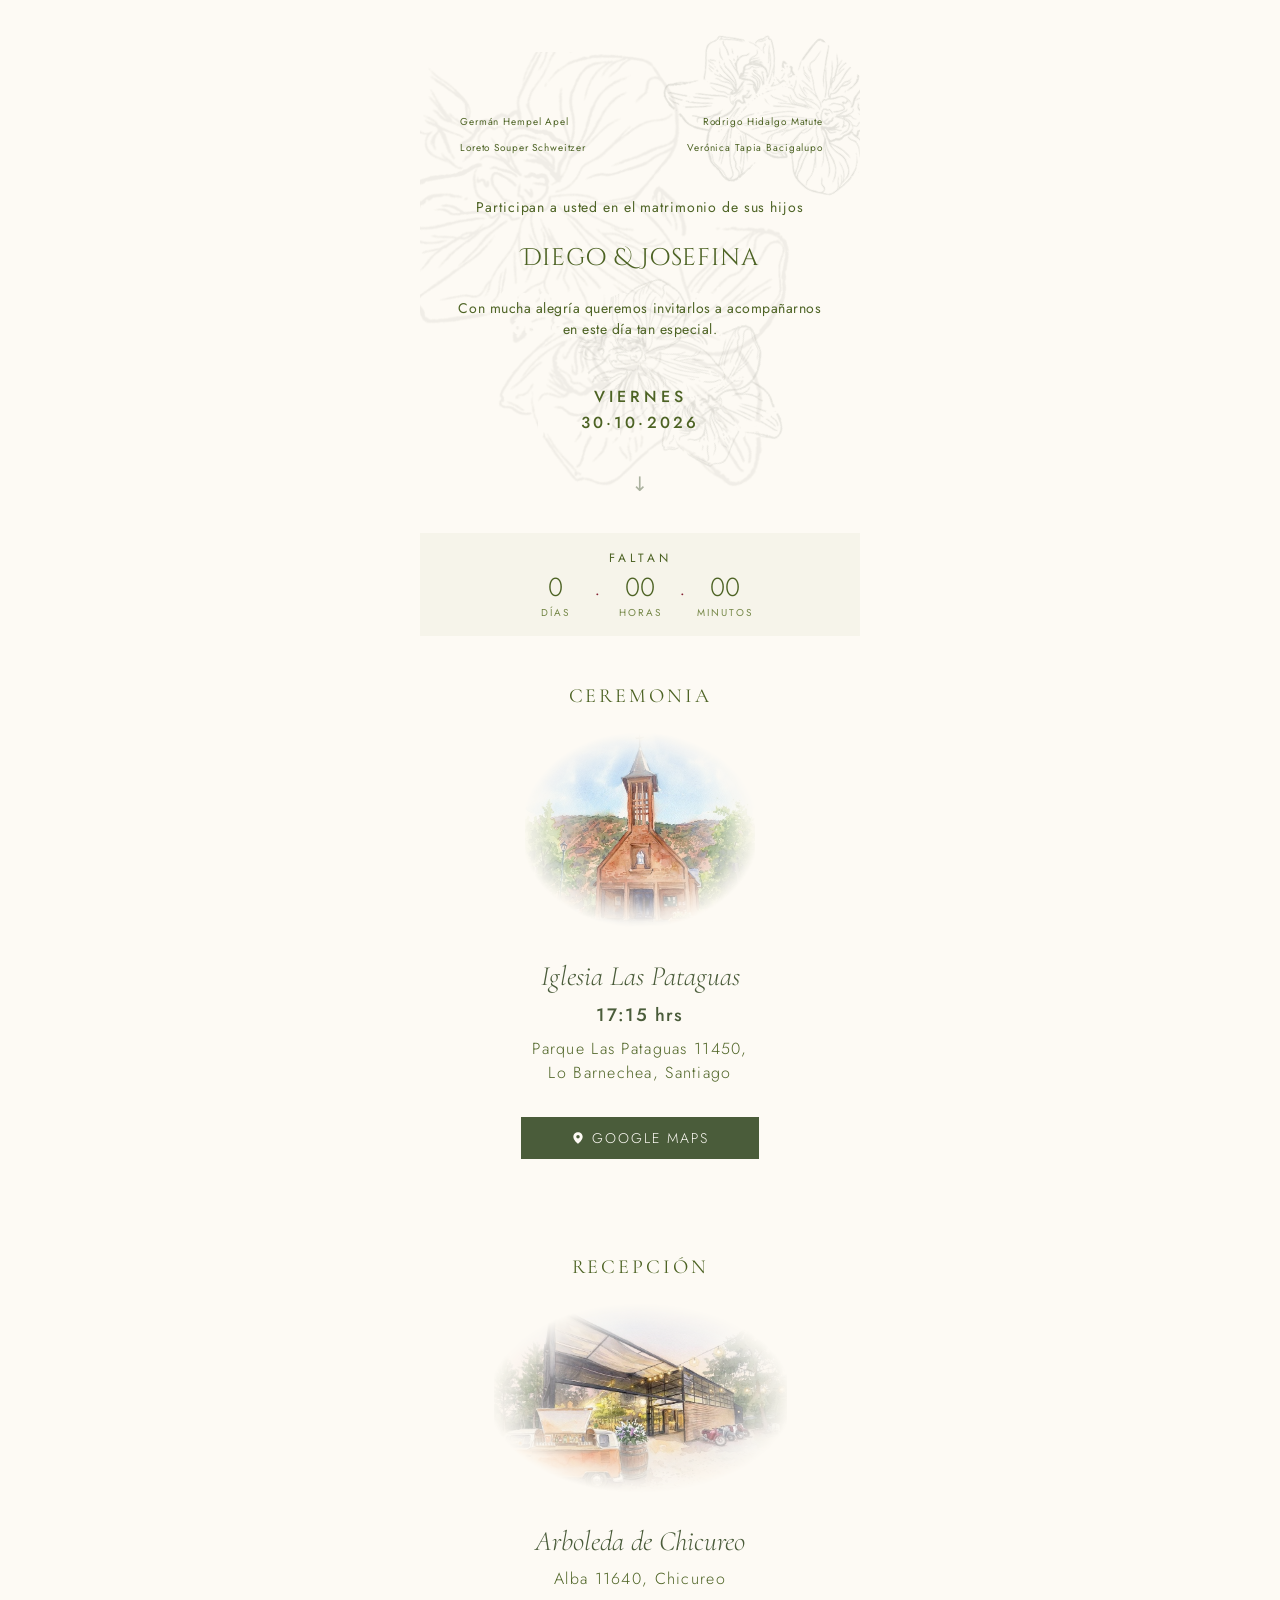
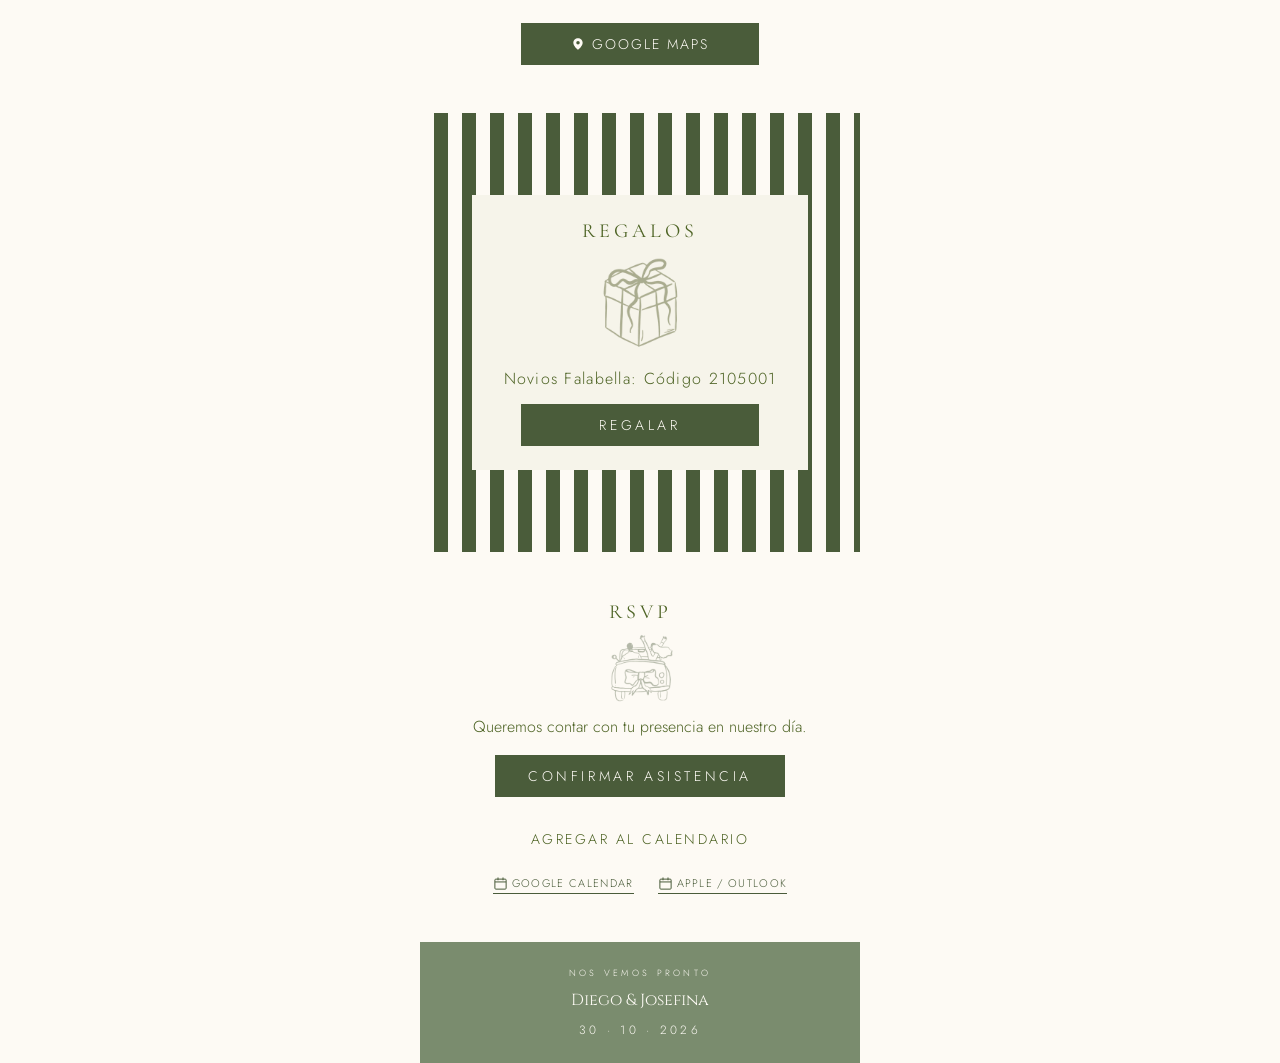
<file: comida-sin-pareja/index.html>
<!doctype html>
<html lang="es">
<head>
<meta charset="utf-8">
<title>Diego & Josefina · 30.10.2026</title>
<meta name="viewport" content="width=device-width, initial-scale=1">
<meta name="description" content="Invitación de matrimonio de Diego & Josefina">
<link rel="preconnect" href="https://fonts.googleapis.com">
<link rel="preconnect" href="https://fonts.gstatic.com" crossorigin>
<link href="https://fonts.googleapis.com/css2?family=Cinzel:wght@400&family=Cinzel+Decorative:wght@400&family=Cormorant+Garamond:ital,wght@0,300;0,400;1,300&family=Jost:wght@300;400;500&display=swap" rel="stylesheet">
<link rel="stylesheet" href="../styles.css?v=9bea2ce5">
</head>
<body>
<div class="invite">

  <!-- HERO -->
  <section class="hero">
    <img class="flower flower--bg" src="../assets/flower.png" alt="" aria-hidden="true">
    <img class="flower flower--a" src="../assets/flower.png" alt="" aria-hidden="true">
    <img class="flower flower--b" src="../assets/flower.png" alt="" aria-hidden="true">

    <div class="parents">
      <div class="parents__side">
        <p>Germán Hempel Apel</p>
        <p>Loreto Souper Schweitzer</p>
      </div>
      <div class="parents__side">
        <p>Rodrigo Hidalgo Matute</p>
        <p>Verónica Tapia Bacigalupo</p>
      </div>
    </div>

    <p class="lead">Participan a usted en el matrimonio de sus hijos</p>
    <h1 class="names">Diego <span class="amp">&amp;</span> Josefina</h1>
    <p class="lead lead--close">Con mucha alegría queremos invitarlos a acompañarnos<br>en este día tan especial.</p>

    <p class="date-label"><span class="day">Viernes</span><span class="date">30·10·2026</span></p>
    <div class="arrow-down">&#8595;</div>
  </section>

  <!-- COUNTDOWN -->
  <section class="countdown">
    <p class="eyebrow">Faltan</p>
    <div class="countdown__grid">
      <div><span id="cd-days" class="num">--</span><small>Días</small></div>
      <span class="dot">.</span>
      <div><span id="cd-hours" class="num">--</span><small>Horas</small></div>
      <span class="dot">.</span>
      <div><span id="cd-mins" class="num">--</span><small>Minutos</small></div>
    </div>
  </section>

  <!-- CEREMONIA -->
  <section class="block">
    <h2 class="eyebrow serif">Ceremonia</h2>
    <div class="photo-blob"><img src="../assets/church.jpg" alt="Iglesia Las Pataguas"></div>
    <h3 class="place-name">Iglesia Las Pataguas</h3>
    <p class="time">17:15 hrs</p>
    <p class="address">Parque Las Pataguas 11450,<br>Lo Barnechea, Santiago</p>
    <a class="btn" target="_blank" rel="noopener"
       href="https://www.google.com/maps/search/?api=1&query=Iglesia+Las+Pataguas%2C+Parque+Las+Pataguas+11450%2C+Lo+Barnechea%2C+Santiago">
<svg class="btn__icon" width="14" height="14" viewBox="0 0 24 24" fill="none" xmlns="http://www.w3.org/2000/svg" aria-hidden="true"><path d="M12 2C7.58 2 4 5.58 4 10c0 5.25 7 12 8 12s8-6.75 8-12c0-4.42-3.58-8-8-8Zm0 11a3 3 0 1 1 0-6 3 3 0 0 1 0 6Z" fill="currentColor"/></svg>Google Maps
    </a>
  </section>

  <!-- RECEPCION -->
  <section class="block">
    <h2 class="eyebrow serif">Recepción</h2>
    <div class="photo-blob photo-blob--wide"><img src="../assets/venue.jpg" alt="Arboleda de Chicureo"></div>
    <h3 class="place-name">Arboleda de Chicureo</h3>
    <p class="address">Alba 11640, Chicureo</p>
    <a class="btn" target="_blank" rel="noopener"
       href="https://www.google.com/maps/search/?api=1&query=Arboleda+de+Chicureo%2C+Alba+11640%2C+Chicureo">
<svg class="btn__icon" width="14" height="14" viewBox="0 0 24 24" fill="none" xmlns="http://www.w3.org/2000/svg" aria-hidden="true"><path d="M12 2C7.58 2 4 5.58 4 10c0 5.25 7 12 8 12s8-6.75 8-12c0-4.42-3.58-8-8-8Zm0 11a3 3 0 1 1 0-6 3 3 0 0 1 0 6Z" fill="currentColor"/></svg>Google Maps
    </a>
  </section>

  <!-- REGALOS -->
  <section class="stripes">
    <div class="stripes__card">
      <h2 class="eyebrow serif">Regalos</h2>
      <img class="icon" src="../assets/gift.png" alt="">
      <p>Novios Falabella: Código 2105001</p>
      <a class="btn btn--cta" target="_blank" rel="noopener" href="https://novios.falabella.com/info-evento/evento?codigoEvento=2105001">Regalar</a>
    </div>
  </section>

  <!-- RSVP -->
  <section class="rsvp">
    <h2 class="eyebrow serif">RSVP</h2>
    <img class="icon--rsvp" src="../assets/rsvp.png" alt="">
    <p>Queremos contar con tu presencia en nuestro día.</p>
    <a class="btn btn--cta btn--wide" target="_blank" rel="noopener"
       href="https://forms.gle/VJx1YPKJxHdeKXPX8">Confirmar asistencia</a>
  </section>

  <section class="calendar-block">
    <p class="eyebrow">Agregar al calendario</p>
    <div class="cal-links">
      <a target="_blank" rel="noopener"
         href="https://calendar.google.com/calendar/render?action=TEMPLATE&text=Matrimonio%20Diego%20%26%20Josefina&dates=20261030T201500Z/20261031T070000Z&details=Ceremonia%3A%20Iglesia%20Las%20Pataguas%2C%2017%3A15%20hrs.%20Recepci%C3%B3n%3A%20Arboleda%20de%20Chicureo.&location=Parque%20Las%20Pataguas%2011450%2C%20Lo%20Barnechea%2C%20Santiago">
        <svg class="cal-icon" width="15" height="15" viewBox="0 0 24 24" fill="none" xmlns="http://www.w3.org/2000/svg" aria-hidden="true"><rect x="3" y="5" width="18" height="16" rx="1.5" stroke="currentColor" stroke-width="1.6"/><path d="M3 9.5h18" stroke="currentColor" stroke-width="1.6"/><path d="M8 3v3.2M16 3v3.2" stroke="currentColor" stroke-width="1.6" stroke-linecap="round"/></svg>
        Google Calendar
      </a>
      <a href="../wedding.ics" download>
        <svg class="cal-icon" width="15" height="15" viewBox="0 0 24 24" fill="none" xmlns="http://www.w3.org/2000/svg" aria-hidden="true"><rect x="3" y="5" width="18" height="16" rx="1.5" stroke="currentColor" stroke-width="1.6"/><path d="M3 9.5h18" stroke="currentColor" stroke-width="1.6"/><path d="M8 3v3.2M16 3v3.2" stroke="currentColor" stroke-width="1.6" stroke-linecap="round"/></svg>
        Apple / Outlook
      </a>
    </div>
  </section>

  <!-- FOOTER -->
  <footer class="footer">
    <p class="eyebrow">Nos vemos pronto</p>
    <p class="footer__names">Diego &amp; Josefina</p>
    <p class="footer__date">30 · 10 · 2026</p>
  </footer>

</div>

<script>
  var weddingDate = new Date('2026-10-30T17:15:00-03:00').getTime();

  function updateCountdown(){
    var now = Date.now();
    var diff = weddingDate - now;
    if (diff < 0) diff = 0;

    var days = Math.floor(diff / 86400000);
    var hours = Math.floor((diff % 86400000) / 3600000);
    var mins = Math.floor((diff % 3600000) / 60000);

    function pad(n){ return n < 10 ? '0' + n : n; }

    document.getElementById('cd-days').textContent = days;
    document.getElementById('cd-hours').textContent = pad(hours);
    document.getElementById('cd-mins').textContent = pad(mins);
  }

  updateCountdown();
  setInterval(updateCountdown, 1000 * 30);
</script>
</body>
</html>
</file>
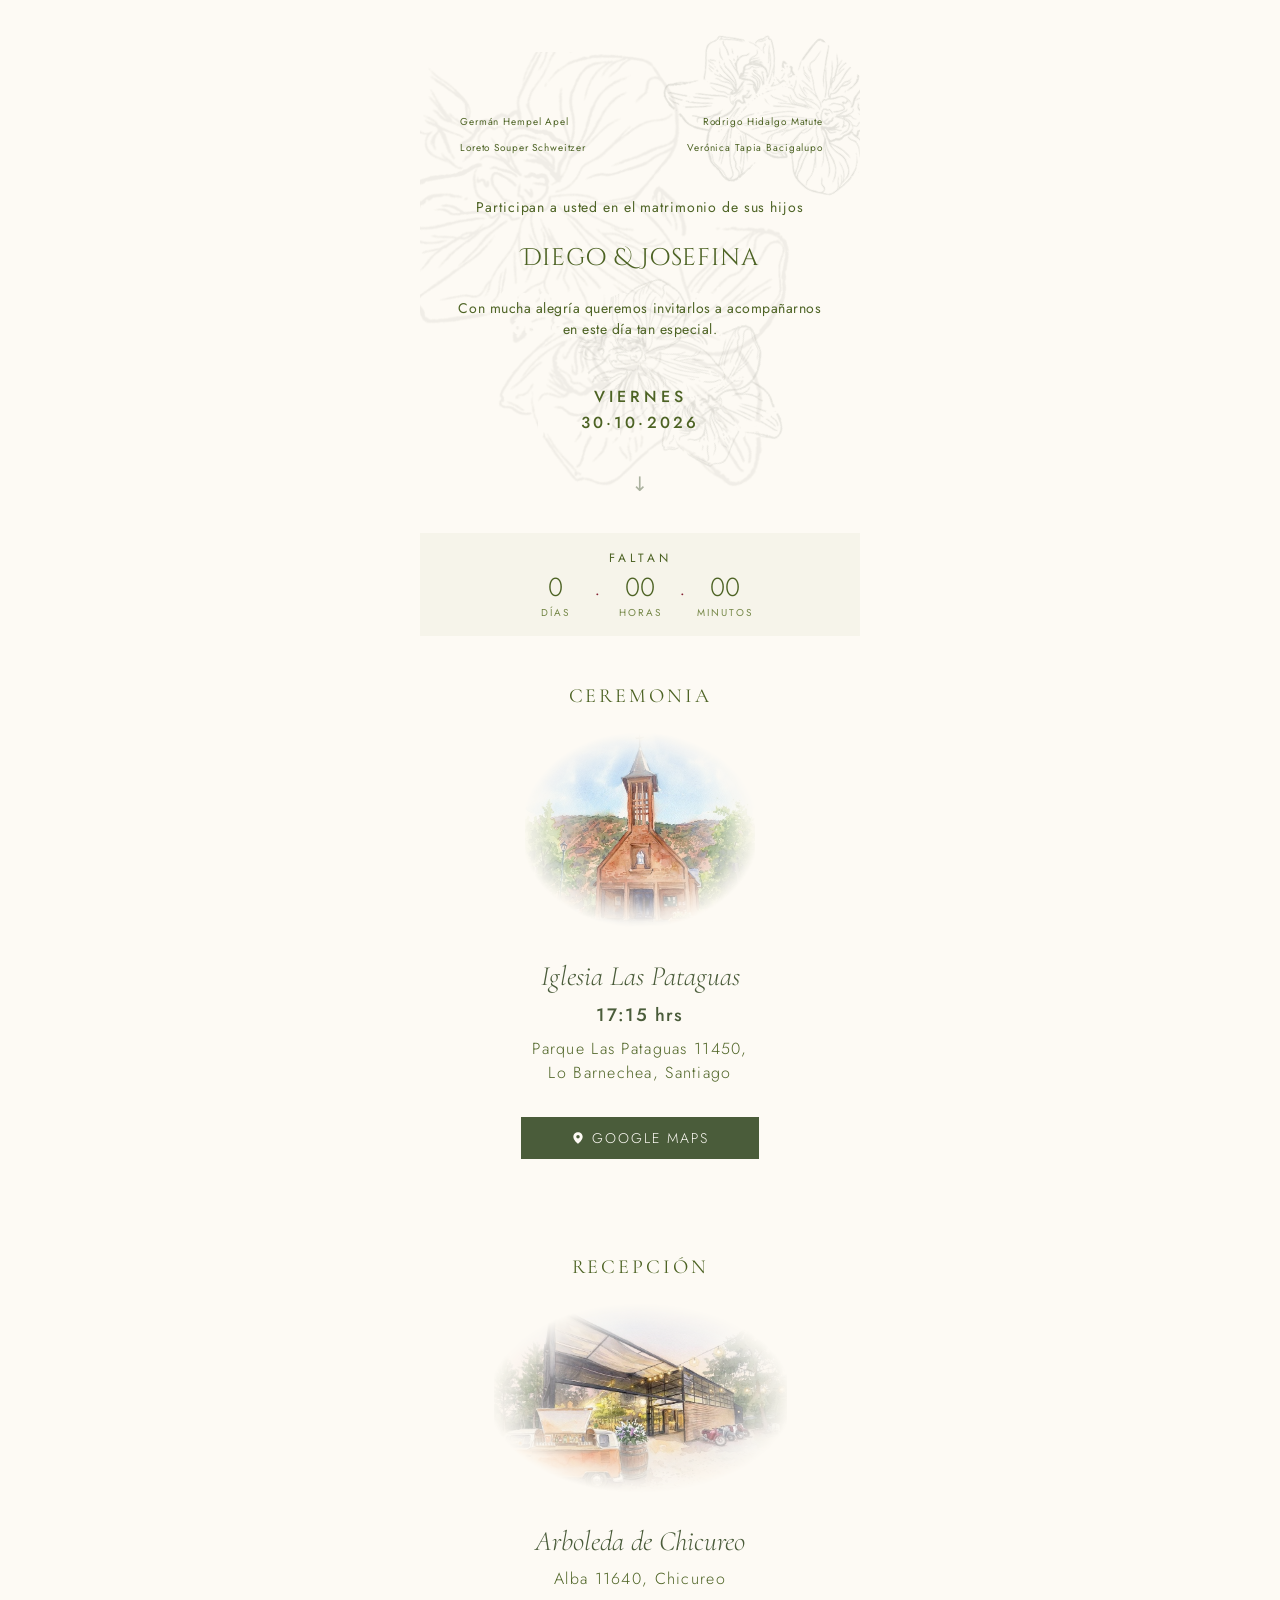
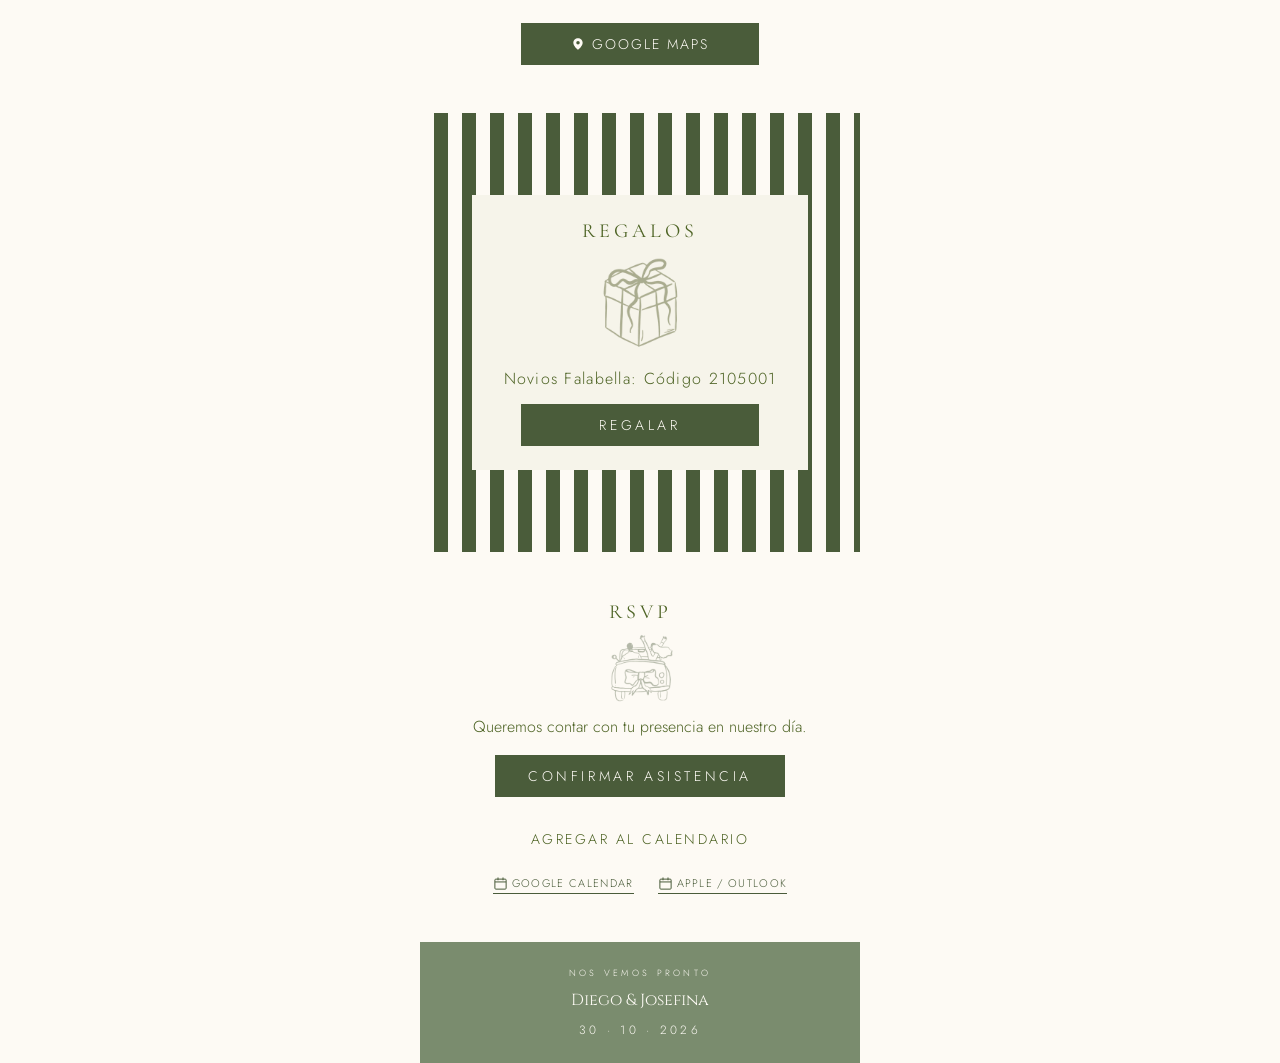
<file: comida/index.html>
<!doctype html>
<html lang="es">
<head>
<meta charset="utf-8">
<title>Diego & Josefina · 30.10.2026</title>
<meta name="viewport" content="width=device-width, initial-scale=1">
<meta name="description" content="Invitación de matrimonio de Diego & Josefina">
<link rel="preconnect" href="https://fonts.googleapis.com">
<link rel="preconnect" href="https://fonts.gstatic.com" crossorigin>
<link href="https://fonts.googleapis.com/css2?family=Cinzel:wght@400&family=Cinzel+Decorative:wght@400&family=Cormorant+Garamond:ital,wght@0,300;0,400;1,300&family=Jost:wght@300;400;500&display=swap" rel="stylesheet">
<link rel="stylesheet" href="../styles.css">
</head>
<body>
<div class="invite">

  <!-- HERO -->
  <section class="hero">
    <img class="flower flower--bg" src="../assets/flower.png" alt="" aria-hidden="true">
    <img class="flower flower--a" src="../assets/flower.png" alt="" aria-hidden="true">
    <img class="flower flower--b" src="../assets/flower.png" alt="" aria-hidden="true">

    <div class="parents">
      <div class="parents__side">
        <p>Germán Hempel Apel</p>
        <p>Loreto Souper Schweitzer</p>
      </div>
      <div class="parents__side">
        <p>Rodrigo Hidalgo Matute</p>
        <p>Verónica Tapia Bacigalupo</p>
      </div>
    </div>

    <p class="lead">Participan a usted en el matrimonio de sus hijos</p>
    <h1 class="names">Diego <span class="amp">&amp;</span> Josefina</h1>
    <p class="lead lead--close">Con mucha alegría queremos invitarlos a acompañarnos<br>en este día tan especial.</p>

    <p class="date-label"><span class="day">Viernes</span><span class="date">30·10·2026</span></p>
    <div class="arrow-down">&#8595;</div>
  </section>

  <!-- COUNTDOWN -->
  <section class="countdown">
    <p class="eyebrow">Faltan</p>
    <div class="countdown__grid">
      <div><span id="cd-days" class="num">--</span><small>Días</small></div>
      <span class="dot">.</span>
      <div><span id="cd-hours" class="num">--</span><small>Horas</small></div>
      <span class="dot">.</span>
      <div><span id="cd-mins" class="num">--</span><small>Minutos</small></div>
    </div>
  </section>

  <!-- CEREMONIA -->
  <section class="block">
    <h2 class="eyebrow serif">Ceremonia</h2>
    <div class="photo-blob"><img src="../assets/church.jpg" alt="Iglesia Las Pataguas"></div>
    <h3 class="place-name">Iglesia Las Pataguas</h3>
    <p class="time">17:15 hrs</p>
    <p class="address">Parque Las Pataguas 11450,<br>Lo Barnechea, Santiago</p>
    <a class="btn" target="_blank" rel="noopener"
       href="https://www.google.com/maps/search/?api=1&query=Iglesia+Las+Pataguas%2C+Parque+Las+Pataguas+11450%2C+Lo+Barnechea%2C+Santiago">
<svg class="btn__icon" width="14" height="14" viewBox="0 0 24 24" fill="none" xmlns="http://www.w3.org/2000/svg" aria-hidden="true"><path d="M12 2C7.58 2 4 5.58 4 10c0 5.25 7 12 8 12s8-6.75 8-12c0-4.42-3.58-8-8-8Zm0 11a3 3 0 1 1 0-6 3 3 0 0 1 0 6Z" fill="currentColor"/></svg>Google Maps
    </a>
  </section>

  <!-- RECEPCION -->
  <section class="block">
    <h2 class="eyebrow serif">Recepción</h2>
    <div class="photo-blob photo-blob--wide"><img src="../assets/venue.jpg" alt="Arboleda de Chicureo"></div>
    <h3 class="place-name">Arboleda de Chicureo</h3>
    <p class="address">Alba 11640, Chicureo</p>
    <a class="btn" target="_blank" rel="noopener"
       href="https://www.google.com/maps/search/?api=1&query=Arboleda+de+Chicureo%2C+Alba+11640%2C+Chicureo">
<svg class="btn__icon" width="14" height="14" viewBox="0 0 24 24" fill="none" xmlns="http://www.w3.org/2000/svg" aria-hidden="true"><path d="M12 2C7.58 2 4 5.58 4 10c0 5.25 7 12 8 12s8-6.75 8-12c0-4.42-3.58-8-8-8Zm0 11a3 3 0 1 1 0-6 3 3 0 0 1 0 6Z" fill="currentColor"/></svg>Google Maps
    </a>
  </section>

  <!-- REGALOS -->
  <section class="stripes">
    <div class="stripes__card">
      <h2 class="eyebrow serif">Regalos</h2>
      <img class="icon" src="../assets/gift.png" alt="">
      <p>Novios Falabella: Código 2105001</p>
      <a class="btn btn--cta" target="_blank" rel="noopener" href="https://novios.falabella.com/info-evento/evento?codigoEvento=2105001">Regalar</a>
    </div>
  </section>

  <!-- RSVP -->
  <section class="rsvp">
    <h2 class="eyebrow serif">RSVP</h2>
    <img class="icon--rsvp" src="../assets/rsvp.png" alt="">
    <p>Queremos contar con tu presencia en nuestro día.</p>
    <a class="btn btn--cta btn--wide" target="_blank" rel="noopener"
       href="https://forms.gle/HeUdNsiieHcqByjm6">Confirmar asistencia</a>
  </section>

  <section class="calendar-block">
    <p class="eyebrow">Agregar al calendario</p>
    <div class="cal-links">
      <a target="_blank" rel="noopener"
         href="https://calendar.google.com/calendar/render?action=TEMPLATE&text=Matrimonio%20Diego%20%26%20Josefina&dates=20261030T201500Z/20261031T070000Z&details=Ceremonia%3A%20Iglesia%20Las%20Pataguas%2C%2017%3A15%20hrs.%20Recepci%C3%B3n%3A%20Arboleda%20de%20Chicureo.&location=Parque%20Las%20Pataguas%2011450%2C%20Lo%20Barnechea%2C%20Santiago">
        <svg class="cal-icon" width="15" height="15" viewBox="0 0 24 24" fill="none" xmlns="http://www.w3.org/2000/svg" aria-hidden="true"><rect x="3" y="5" width="18" height="16" rx="1.5" stroke="currentColor" stroke-width="1.6"/><path d="M3 9.5h18" stroke="currentColor" stroke-width="1.6"/><path d="M8 3v3.2M16 3v3.2" stroke="currentColor" stroke-width="1.6" stroke-linecap="round"/></svg>
        Google Calendar
      </a>
      <a href="../wedding.ics" download>
        <svg class="cal-icon" width="15" height="15" viewBox="0 0 24 24" fill="none" xmlns="http://www.w3.org/2000/svg" aria-hidden="true"><rect x="3" y="5" width="18" height="16" rx="1.5" stroke="currentColor" stroke-width="1.6"/><path d="M3 9.5h18" stroke="currentColor" stroke-width="1.6"/><path d="M8 3v3.2M16 3v3.2" stroke="currentColor" stroke-width="1.6" stroke-linecap="round"/></svg>
        Apple / Outlook
      </a>
    </div>
  </section>

  <!-- FOOTER -->
  <footer class="footer">
    <p class="eyebrow">Nos vemos pronto</p>
    <p class="footer__names">Diego &amp; Josefina</p>
    <p class="footer__date">30 · 10 · 2026</p>
  </footer>

</div>

<script>
  var weddingDate = new Date('2026-10-30T17:15:00-03:00').getTime();

  function updateCountdown(){
    var now = Date.now();
    var diff = weddingDate - now;
    if (diff < 0) diff = 0;

    var days = Math.floor(diff / 86400000);
    var hours = Math.floor((diff % 86400000) / 3600000);
    var mins = Math.floor((diff % 3600000) / 60000);

    function pad(n){ return n < 10 ? '0' + n : n; }

    document.getElementById('cd-days').textContent = days;
    document.getElementById('cd-hours').textContent = pad(hours);
    document.getElementById('cd-mins').textContent = pad(mins);
  }

  updateCountdown();
  setInterval(updateCountdown, 1000 * 30);
</script>
</body>
</html>
</file>
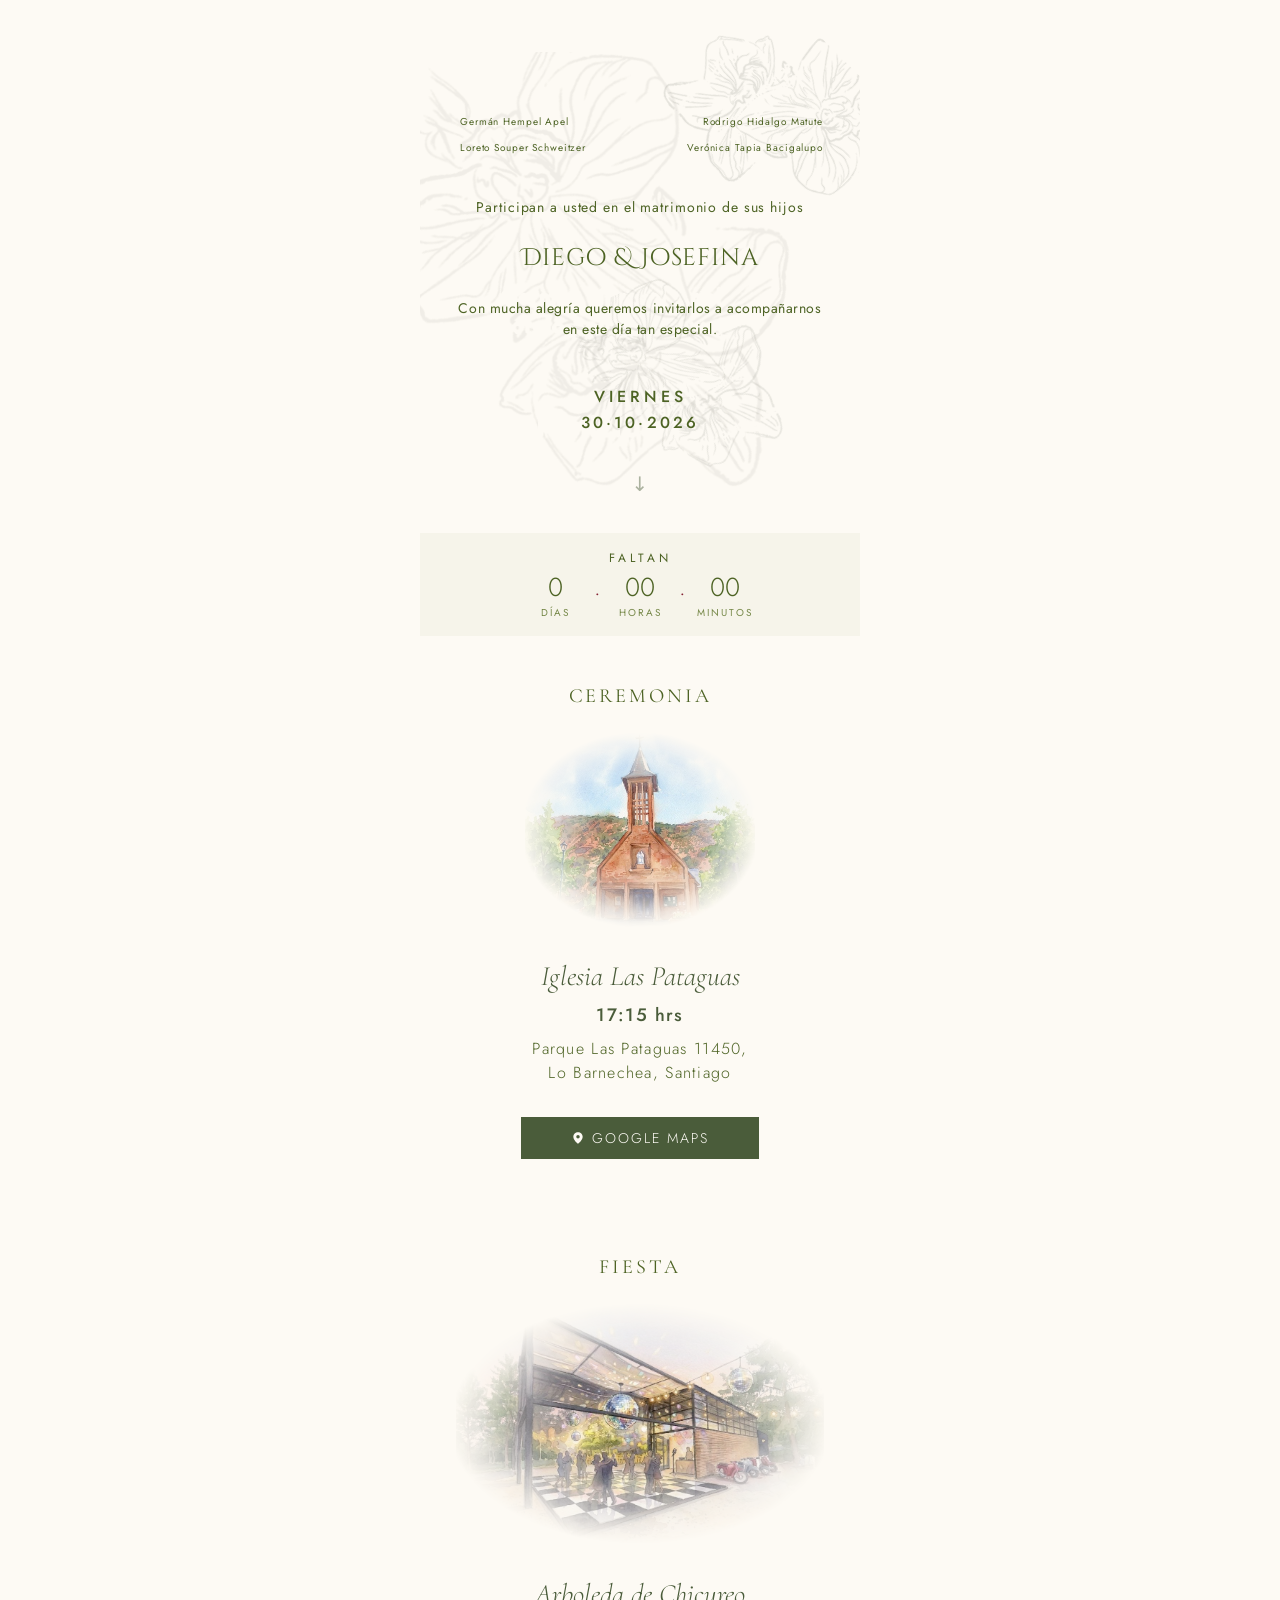
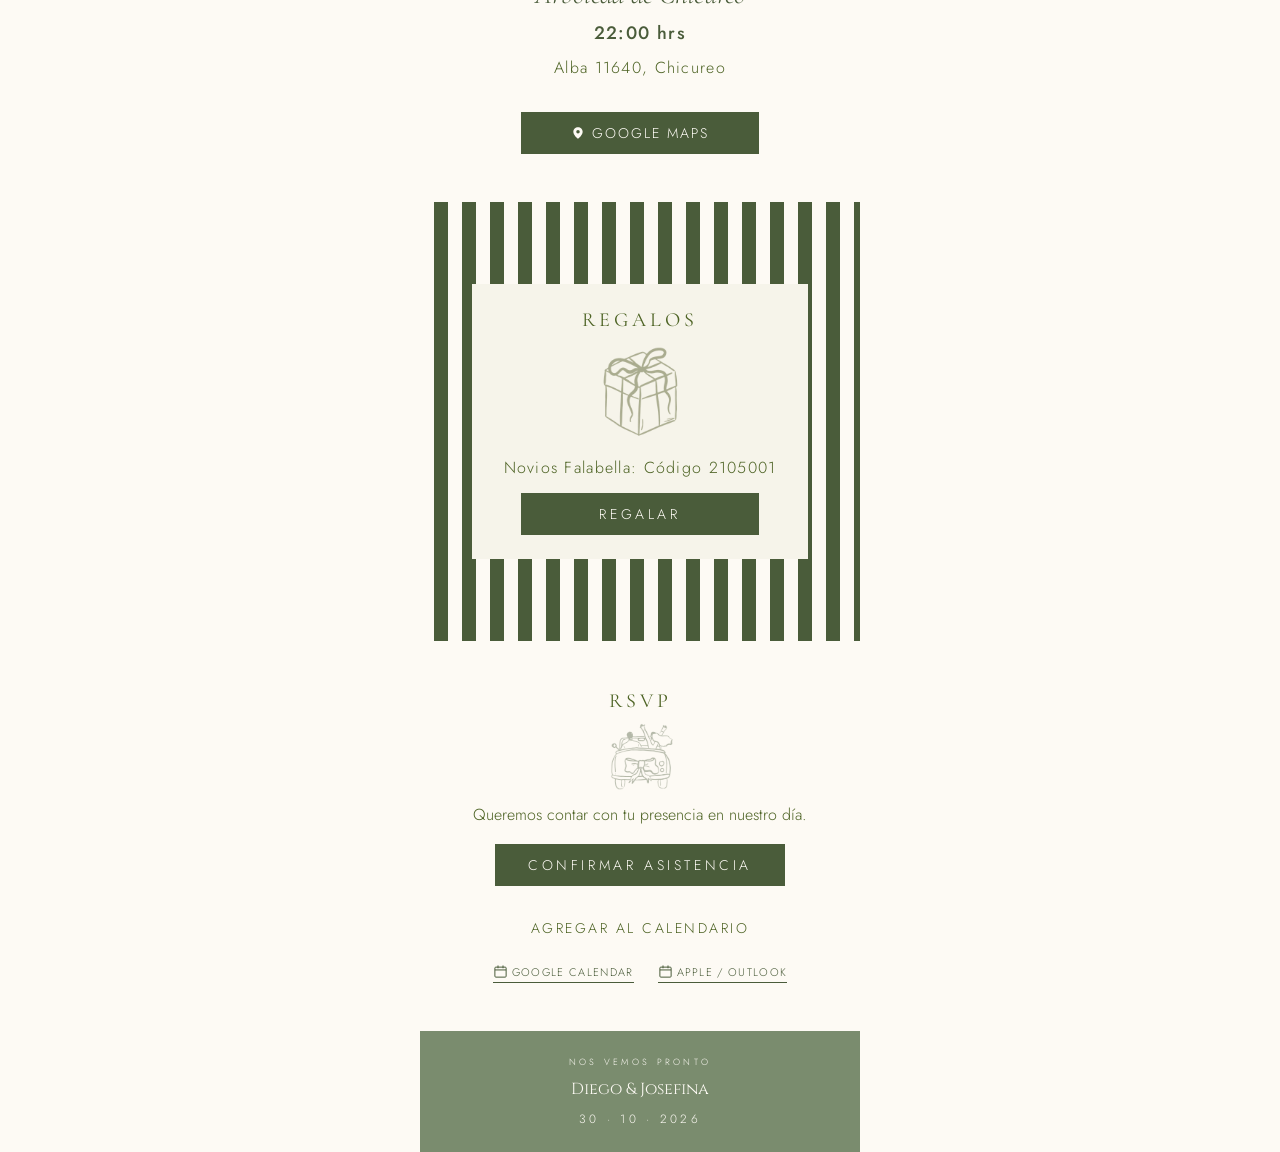
<file: fiesta-con-pareja/index.html>
<!doctype html>
<html lang="es">
<head>
<meta charset="utf-8">
<title>Diego & Josefina · 30.10.2026</title>
<meta name="viewport" content="width=device-width, initial-scale=1">
<meta name="description" content="Invitación de matrimonio de Diego & Josefina">
<link rel="preconnect" href="https://fonts.googleapis.com">
<link rel="preconnect" href="https://fonts.gstatic.com" crossorigin>
<link href="https://fonts.googleapis.com/css2?family=Cinzel:wght@400&family=Cinzel+Decorative:wght@400&family=Cormorant+Garamond:ital,wght@0,300;0,400;1,300&family=Jost:wght@300;400;500&display=swap" rel="stylesheet">
<link rel="stylesheet" href="../styles.css?v=9bea2ce5">
</head>
<body>
<div class="invite">

  <!-- HERO -->
  <section class="hero">
    <img class="flower flower--bg" src="../assets/flower.png" alt="" aria-hidden="true">
    <img class="flower flower--a" src="../assets/flower.png" alt="" aria-hidden="true">
    <img class="flower flower--b" src="../assets/flower.png" alt="" aria-hidden="true">

    <div class="parents">
      <div class="parents__side">
        <p>Germán Hempel Apel</p>
        <p>Loreto Souper Schweitzer</p>
      </div>
      <div class="parents__side">
        <p>Rodrigo Hidalgo Matute</p>
        <p>Verónica Tapia Bacigalupo</p>
      </div>
    </div>

    <p class="lead">Participan a usted en el matrimonio de sus hijos</p>
    <h1 class="names">Diego <span class="amp">&amp;</span> Josefina</h1>
    <p class="lead lead--close">Con mucha alegría queremos invitarlos a acompañarnos<br>en este día tan especial.</p>

    <p class="date-label"><span class="day">Viernes</span><span class="date">30·10·2026</span></p>
    <div class="arrow-down">&#8595;</div>
  </section>

  <!-- COUNTDOWN -->
  <section class="countdown">
    <p class="eyebrow">Faltan</p>
    <div class="countdown__grid">
      <div><span id="cd-days" class="num">--</span><small>Días</small></div>
      <span class="dot">.</span>
      <div><span id="cd-hours" class="num">--</span><small>Horas</small></div>
      <span class="dot">.</span>
      <div><span id="cd-mins" class="num">--</span><small>Minutos</small></div>
    </div>
  </section>

  <!-- CEREMONIA -->
  <section class="block">
    <h2 class="eyebrow serif">Ceremonia</h2>
    <div class="photo-blob"><img src="../assets/church.jpg" alt="Iglesia Las Pataguas"></div>
    <h3 class="place-name">Iglesia Las Pataguas</h3>
    <p class="time">17:15 hrs</p>
    <p class="address">Parque Las Pataguas 11450,<br>Lo Barnechea, Santiago</p>
    <a class="btn" target="_blank" rel="noopener"
       href="https://www.google.com/maps/search/?api=1&query=Iglesia+Las+Pataguas%2C+Parque+Las+Pataguas+11450%2C+Lo+Barnechea%2C+Santiago">
<svg class="btn__icon" width="14" height="14" viewBox="0 0 24 24" fill="none" xmlns="http://www.w3.org/2000/svg" aria-hidden="true"><path d="M12 2C7.58 2 4 5.58 4 10c0 5.25 7 12 8 12s8-6.75 8-12c0-4.42-3.58-8-8-8Zm0 11a3 3 0 1 1 0-6 3 3 0 0 1 0 6Z" fill="currentColor"/></svg>Google Maps
    </a>
  </section>

  <!-- RECEPCION -->
  <section class="block">
    <h2 class="eyebrow serif">Fiesta</h2>
    <div class="photo-blob photo-blob--party"><img src="../assets/party.jpg" alt="Fiesta en Arboleda de Chicureo"></div>
    <h3 class="place-name">Arboleda de Chicureo</h3>
    <p class="time">22:00 hrs</p>
    <p class="address">Alba 11640, Chicureo</p>
    <a class="btn" target="_blank" rel="noopener"
       href="https://www.google.com/maps/search/?api=1&query=Arboleda+de+Chicureo%2C+Alba+11640%2C+Chicureo">
<svg class="btn__icon" width="14" height="14" viewBox="0 0 24 24" fill="none" xmlns="http://www.w3.org/2000/svg" aria-hidden="true"><path d="M12 2C7.58 2 4 5.58 4 10c0 5.25 7 12 8 12s8-6.75 8-12c0-4.42-3.58-8-8-8Zm0 11a3 3 0 1 1 0-6 3 3 0 0 1 0 6Z" fill="currentColor"/></svg>Google Maps
    </a>
  </section>

  <!-- REGALOS -->
  <section class="stripes">
    <div class="stripes__card">
      <h2 class="eyebrow serif">Regalos</h2>
      <img class="icon" src="../assets/gift.png" alt="">
      <p>Novios Falabella: Código 2105001</p>
      <a class="btn btn--cta" target="_blank" rel="noopener" href="https://novios.falabella.com/info-evento/evento?codigoEvento=2105001">Regalar</a>
    </div>
  </section>

  <!-- RSVP -->
  <section class="rsvp">
    <h2 class="eyebrow serif">RSVP</h2>
    <img class="icon--rsvp" src="../assets/rsvp.png" alt="">
    <p>Queremos contar con tu presencia en nuestro día.</p>
    <a class="btn btn--cta btn--wide" target="_blank" rel="noopener"
       href="https://forms.gle/UDZXr8xiBWirx5Kq7">Confirmar asistencia</a>
  </section>

  <section class="calendar-block">
    <p class="eyebrow">Agregar al calendario</p>
    <div class="cal-links">
      <a target="_blank" rel="noopener"
         href="https://calendar.google.com/calendar/render?action=TEMPLATE&text=Matrimonio%20Diego%20%26%20Josefina&dates=20261030T201500Z/20261031T070000Z&details=Ceremonia%3A%20Iglesia%20Las%20Pataguas%2C%2017%3A15%20hrs.%20Fiesta%3A%20Arboleda%20de%20Chicureo%2C%2022%3A00%20hrs.&location=Parque%20Las%20Pataguas%2011450%2C%20Lo%20Barnechea%2C%20Santiago">
        <svg class="cal-icon" width="15" height="15" viewBox="0 0 24 24" fill="none" xmlns="http://www.w3.org/2000/svg" aria-hidden="true"><rect x="3" y="5" width="18" height="16" rx="1.5" stroke="currentColor" stroke-width="1.6"/><path d="M3 9.5h18" stroke="currentColor" stroke-width="1.6"/><path d="M8 3v3.2M16 3v3.2" stroke="currentColor" stroke-width="1.6" stroke-linecap="round"/></svg>
        Google Calendar
      </a>
      <a href="../wedding-fiesta.ics" download>
        <svg class="cal-icon" width="15" height="15" viewBox="0 0 24 24" fill="none" xmlns="http://www.w3.org/2000/svg" aria-hidden="true"><rect x="3" y="5" width="18" height="16" rx="1.5" stroke="currentColor" stroke-width="1.6"/><path d="M3 9.5h18" stroke="currentColor" stroke-width="1.6"/><path d="M8 3v3.2M16 3v3.2" stroke="currentColor" stroke-width="1.6" stroke-linecap="round"/></svg>
        Apple / Outlook
      </a>
    </div>
  </section>

  <!-- FOOTER -->
  <footer class="footer">
    <p class="eyebrow">Nos vemos pronto</p>
    <p class="footer__names">Diego &amp; Josefina</p>
    <p class="footer__date">30 · 10 · 2026</p>
  </footer>

</div>

<script>
  var weddingDate = new Date('2026-10-30T17:15:00-03:00').getTime();

  function updateCountdown(){
    var now = Date.now();
    var diff = weddingDate - now;
    if (diff < 0) diff = 0;

    var days = Math.floor(diff / 86400000);
    var hours = Math.floor((diff % 86400000) / 3600000);
    var mins = Math.floor((diff % 3600000) / 60000);

    function pad(n){ return n < 10 ? '0' + n : n; }

    document.getElementById('cd-days').textContent = days;
    document.getElementById('cd-hours').textContent = pad(hours);
    document.getElementById('cd-mins').textContent = pad(mins);
  }

  updateCountdown();
  setInterval(updateCountdown, 1000 * 30);
</script>
</body>
</html>
</file>
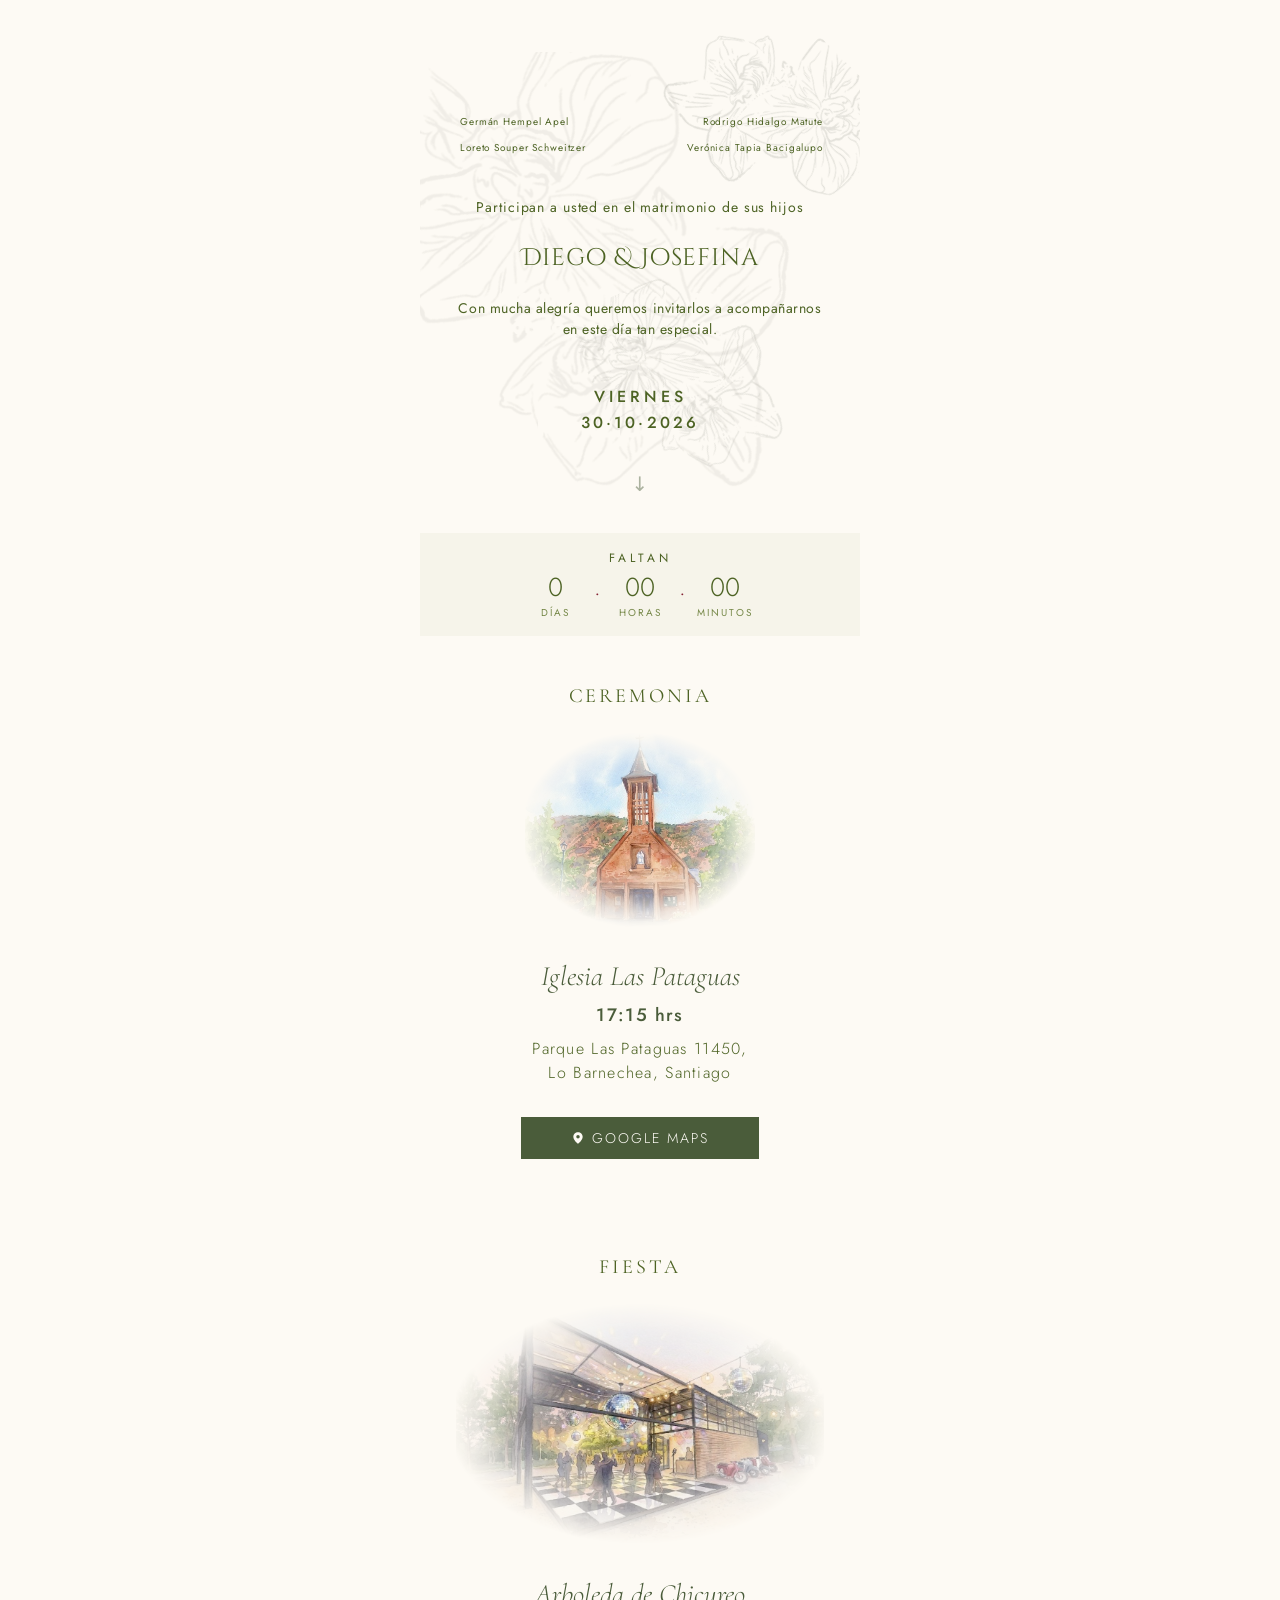
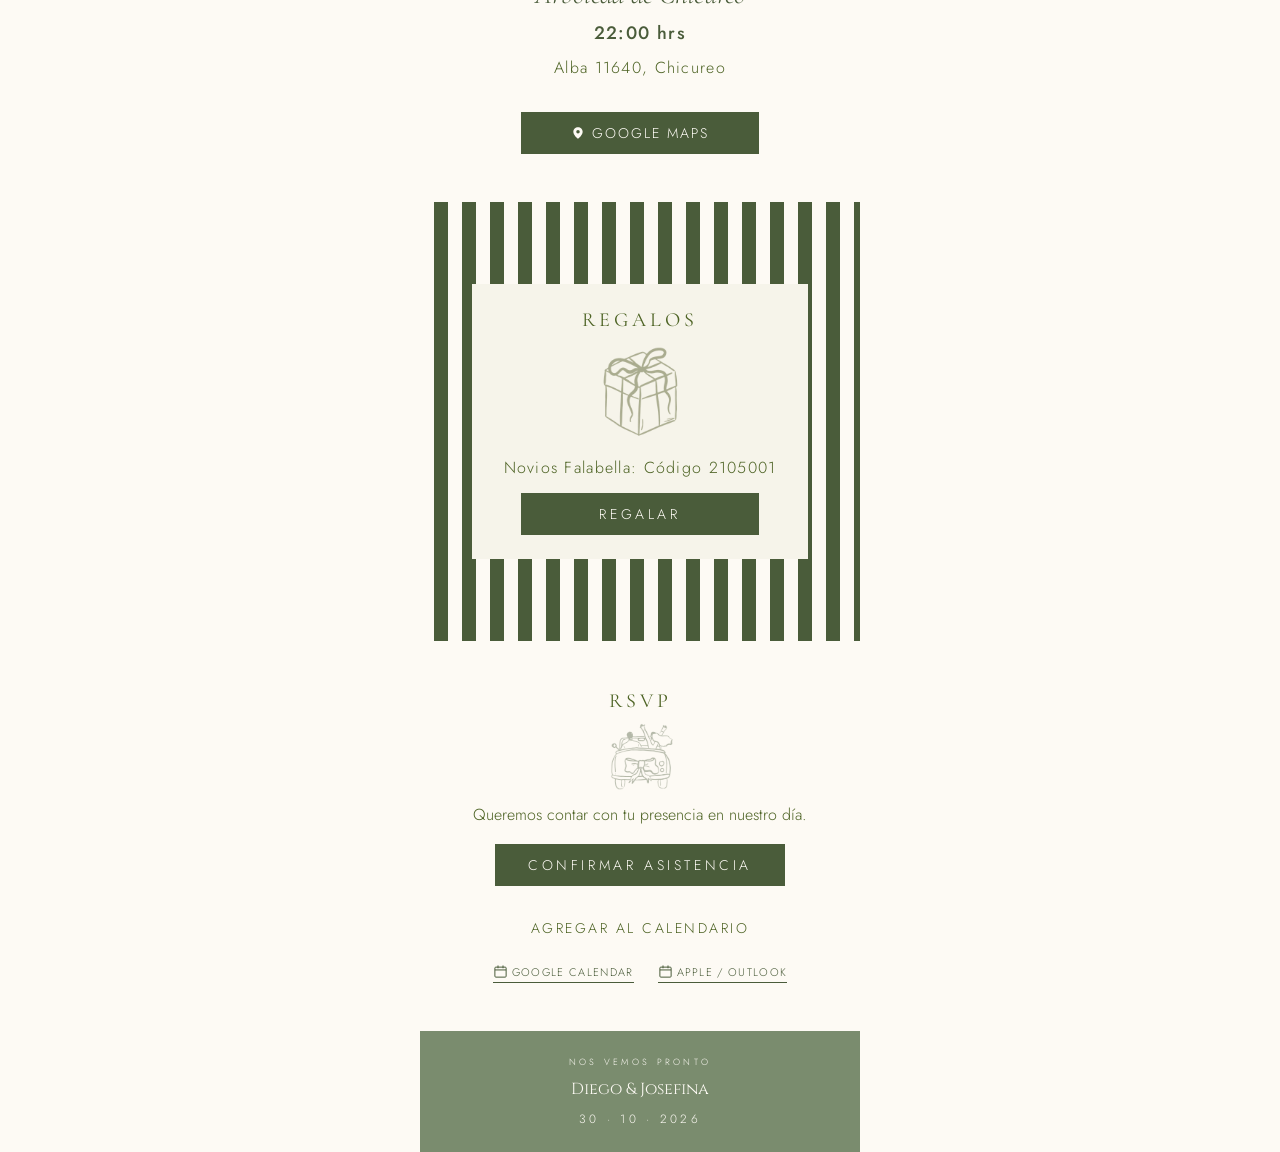
<file: fiesta-sin-pareja/index.html>
<!doctype html>
<html lang="es">
<head>
<meta charset="utf-8">
<title>Diego & Josefina · 30.10.2026</title>
<meta name="viewport" content="width=device-width, initial-scale=1">
<meta name="description" content="Invitación de matrimonio de Diego & Josefina">
<link rel="preconnect" href="https://fonts.googleapis.com">
<link rel="preconnect" href="https://fonts.gstatic.com" crossorigin>
<link href="https://fonts.googleapis.com/css2?family=Cinzel:wght@400&family=Cinzel+Decorative:wght@400&family=Cormorant+Garamond:ital,wght@0,300;0,400;1,300&family=Jost:wght@300;400;500&display=swap" rel="stylesheet">
<link rel="stylesheet" href="../styles.css?v=9bea2ce5">
</head>
<body>
<div class="invite">

  <!-- HERO -->
  <section class="hero">
    <img class="flower flower--bg" src="../assets/flower.png" alt="" aria-hidden="true">
    <img class="flower flower--a" src="../assets/flower.png" alt="" aria-hidden="true">
    <img class="flower flower--b" src="../assets/flower.png" alt="" aria-hidden="true">

    <div class="parents">
      <div class="parents__side">
        <p>Germán Hempel Apel</p>
        <p>Loreto Souper Schweitzer</p>
      </div>
      <div class="parents__side">
        <p>Rodrigo Hidalgo Matute</p>
        <p>Verónica Tapia Bacigalupo</p>
      </div>
    </div>

    <p class="lead">Participan a usted en el matrimonio de sus hijos</p>
    <h1 class="names">Diego <span class="amp">&amp;</span> Josefina</h1>
    <p class="lead lead--close">Con mucha alegría queremos invitarlos a acompañarnos<br>en este día tan especial.</p>

    <p class="date-label"><span class="day">Viernes</span><span class="date">30·10·2026</span></p>
    <div class="arrow-down">&#8595;</div>
  </section>

  <!-- COUNTDOWN -->
  <section class="countdown">
    <p class="eyebrow">Faltan</p>
    <div class="countdown__grid">
      <div><span id="cd-days" class="num">--</span><small>Días</small></div>
      <span class="dot">.</span>
      <div><span id="cd-hours" class="num">--</span><small>Horas</small></div>
      <span class="dot">.</span>
      <div><span id="cd-mins" class="num">--</span><small>Minutos</small></div>
    </div>
  </section>

  <!-- CEREMONIA -->
  <section class="block">
    <h2 class="eyebrow serif">Ceremonia</h2>
    <div class="photo-blob"><img src="../assets/church.jpg" alt="Iglesia Las Pataguas"></div>
    <h3 class="place-name">Iglesia Las Pataguas</h3>
    <p class="time">17:15 hrs</p>
    <p class="address">Parque Las Pataguas 11450,<br>Lo Barnechea, Santiago</p>
    <a class="btn" target="_blank" rel="noopener"
       href="https://www.google.com/maps/search/?api=1&query=Iglesia+Las+Pataguas%2C+Parque+Las+Pataguas+11450%2C+Lo+Barnechea%2C+Santiago">
<svg class="btn__icon" width="14" height="14" viewBox="0 0 24 24" fill="none" xmlns="http://www.w3.org/2000/svg" aria-hidden="true"><path d="M12 2C7.58 2 4 5.58 4 10c0 5.25 7 12 8 12s8-6.75 8-12c0-4.42-3.58-8-8-8Zm0 11a3 3 0 1 1 0-6 3 3 0 0 1 0 6Z" fill="currentColor"/></svg>Google Maps
    </a>
  </section>

  <!-- RECEPCION -->
  <section class="block">
    <h2 class="eyebrow serif">Fiesta</h2>
    <div class="photo-blob photo-blob--party"><img src="../assets/party.jpg" alt="Fiesta en Arboleda de Chicureo"></div>
    <h3 class="place-name">Arboleda de Chicureo</h3>
    <p class="time">22:00 hrs</p>
    <p class="address">Alba 11640, Chicureo</p>
    <a class="btn" target="_blank" rel="noopener"
       href="https://www.google.com/maps/search/?api=1&query=Arboleda+de+Chicureo%2C+Alba+11640%2C+Chicureo">
<svg class="btn__icon" width="14" height="14" viewBox="0 0 24 24" fill="none" xmlns="http://www.w3.org/2000/svg" aria-hidden="true"><path d="M12 2C7.58 2 4 5.58 4 10c0 5.25 7 12 8 12s8-6.75 8-12c0-4.42-3.58-8-8-8Zm0 11a3 3 0 1 1 0-6 3 3 0 0 1 0 6Z" fill="currentColor"/></svg>Google Maps
    </a>
  </section>

  <!-- REGALOS -->
  <section class="stripes">
    <div class="stripes__card">
      <h2 class="eyebrow serif">Regalos</h2>
      <img class="icon" src="../assets/gift.png" alt="">
      <p>Novios Falabella: Código 2105001</p>
      <a class="btn btn--cta" target="_blank" rel="noopener" href="https://novios.falabella.com/info-evento/evento?codigoEvento=2105001">Regalar</a>
    </div>
  </section>

  <!-- RSVP -->
  <section class="rsvp">
    <h2 class="eyebrow serif">RSVP</h2>
    <img class="icon--rsvp" src="../assets/rsvp.png" alt="">
    <p>Queremos contar con tu presencia en nuestro día.</p>
    <a class="btn btn--cta btn--wide" target="_blank" rel="noopener"
       href="https://forms.gle/hq4uX651Cn22gwy86">Confirmar asistencia</a>
  </section>

  <section class="calendar-block">
    <p class="eyebrow">Agregar al calendario</p>
    <div class="cal-links">
      <a target="_blank" rel="noopener"
         href="https://calendar.google.com/calendar/render?action=TEMPLATE&text=Matrimonio%20Diego%20%26%20Josefina&dates=20261030T201500Z/20261031T070000Z&details=Ceremonia%3A%20Iglesia%20Las%20Pataguas%2C%2017%3A15%20hrs.%20Fiesta%3A%20Arboleda%20de%20Chicureo%2C%2022%3A00%20hrs.&location=Parque%20Las%20Pataguas%2011450%2C%20Lo%20Barnechea%2C%20Santiago">
        <svg class="cal-icon" width="15" height="15" viewBox="0 0 24 24" fill="none" xmlns="http://www.w3.org/2000/svg" aria-hidden="true"><rect x="3" y="5" width="18" height="16" rx="1.5" stroke="currentColor" stroke-width="1.6"/><path d="M3 9.5h18" stroke="currentColor" stroke-width="1.6"/><path d="M8 3v3.2M16 3v3.2" stroke="currentColor" stroke-width="1.6" stroke-linecap="round"/></svg>
        Google Calendar
      </a>
      <a href="../wedding-fiesta.ics" download>
        <svg class="cal-icon" width="15" height="15" viewBox="0 0 24 24" fill="none" xmlns="http://www.w3.org/2000/svg" aria-hidden="true"><rect x="3" y="5" width="18" height="16" rx="1.5" stroke="currentColor" stroke-width="1.6"/><path d="M3 9.5h18" stroke="currentColor" stroke-width="1.6"/><path d="M8 3v3.2M16 3v3.2" stroke="currentColor" stroke-width="1.6" stroke-linecap="round"/></svg>
        Apple / Outlook
      </a>
    </div>
  </section>

  <!-- FOOTER -->
  <footer class="footer">
    <p class="eyebrow">Nos vemos pronto</p>
    <p class="footer__names">Diego &amp; Josefina</p>
    <p class="footer__date">30 · 10 · 2026</p>
  </footer>

</div>

<script>
  var weddingDate = new Date('2026-10-30T17:15:00-03:00').getTime();

  function updateCountdown(){
    var now = Date.now();
    var diff = weddingDate - now;
    if (diff < 0) diff = 0;

    var days = Math.floor(diff / 86400000);
    var hours = Math.floor((diff % 86400000) / 3600000);
    var mins = Math.floor((diff % 3600000) / 60000);

    function pad(n){ return n < 10 ? '0' + n : n; }

    document.getElementById('cd-days').textContent = days;
    document.getElementById('cd-hours').textContent = pad(hours);
    document.getElementById('cd-mins').textContent = pad(mins);
  }

  updateCountdown();
  setInterval(updateCountdown, 1000 * 30);
</script>
</body>
</html>
</file>
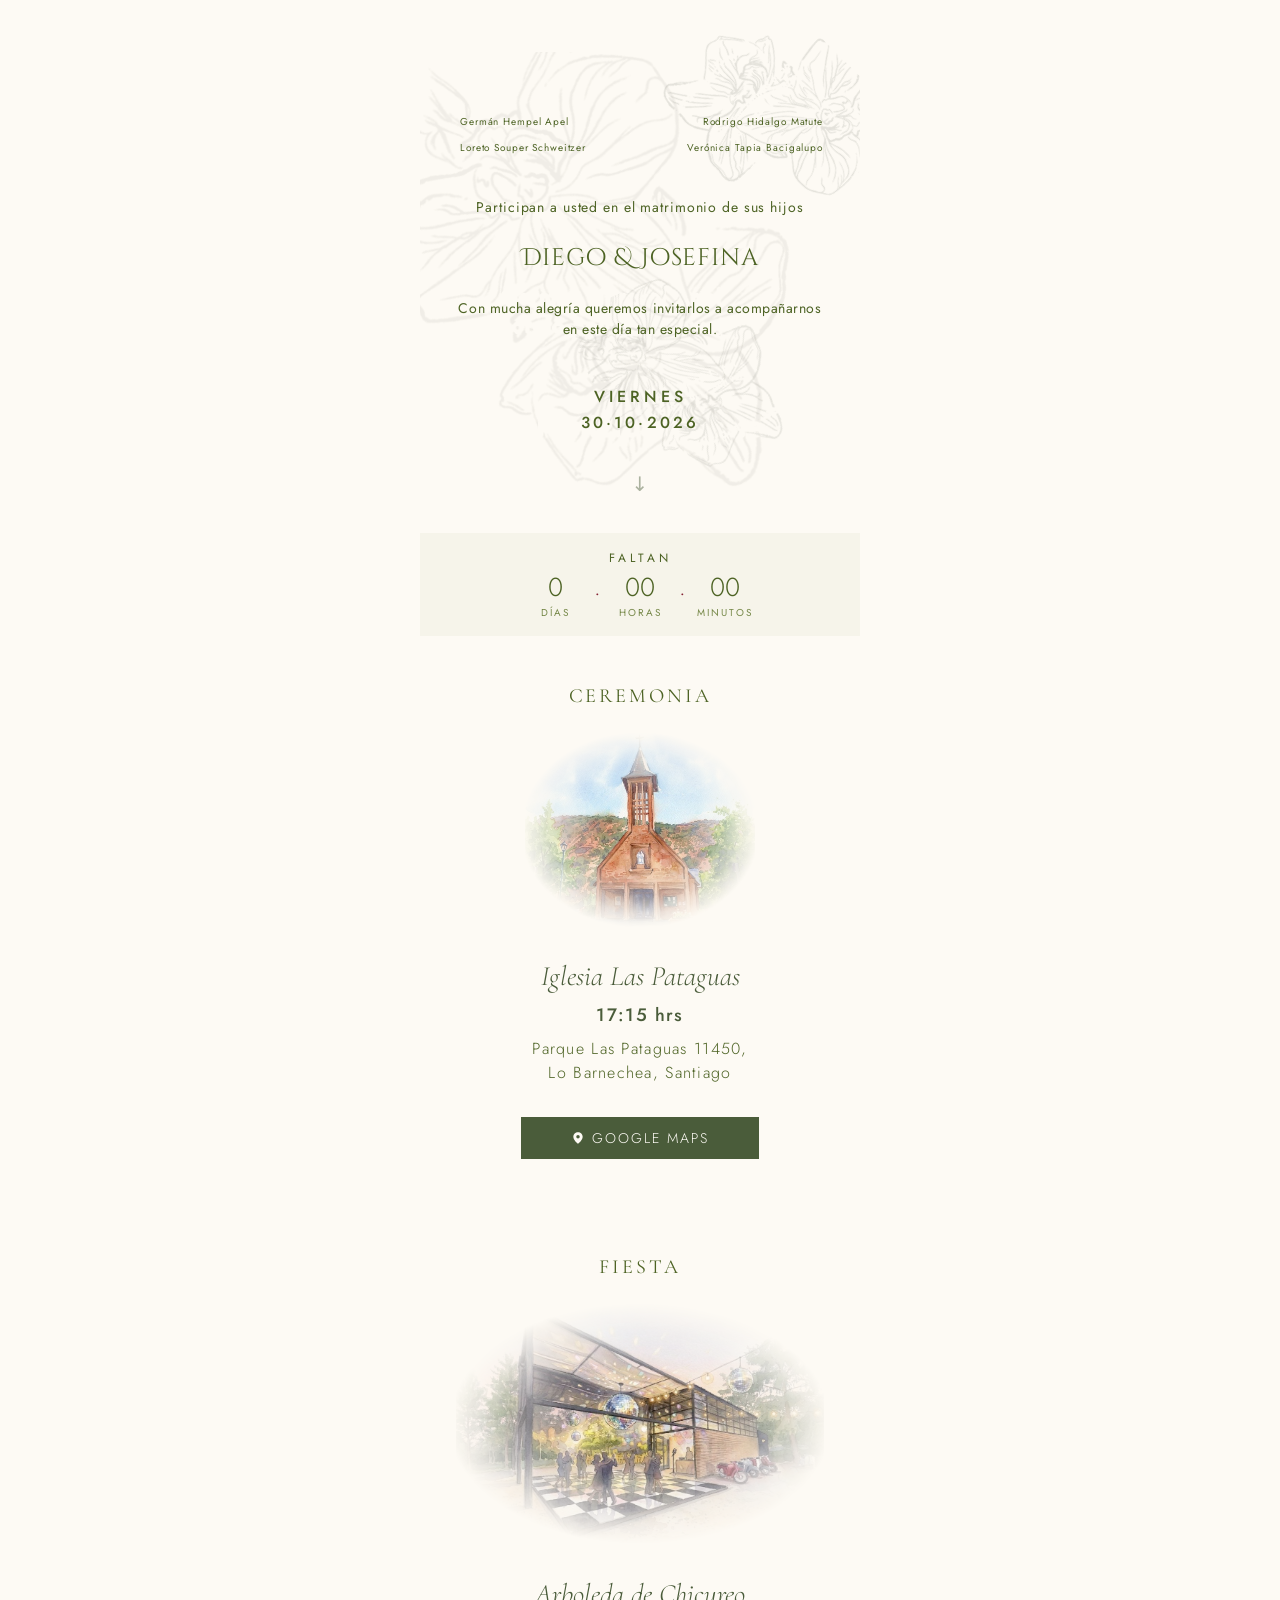
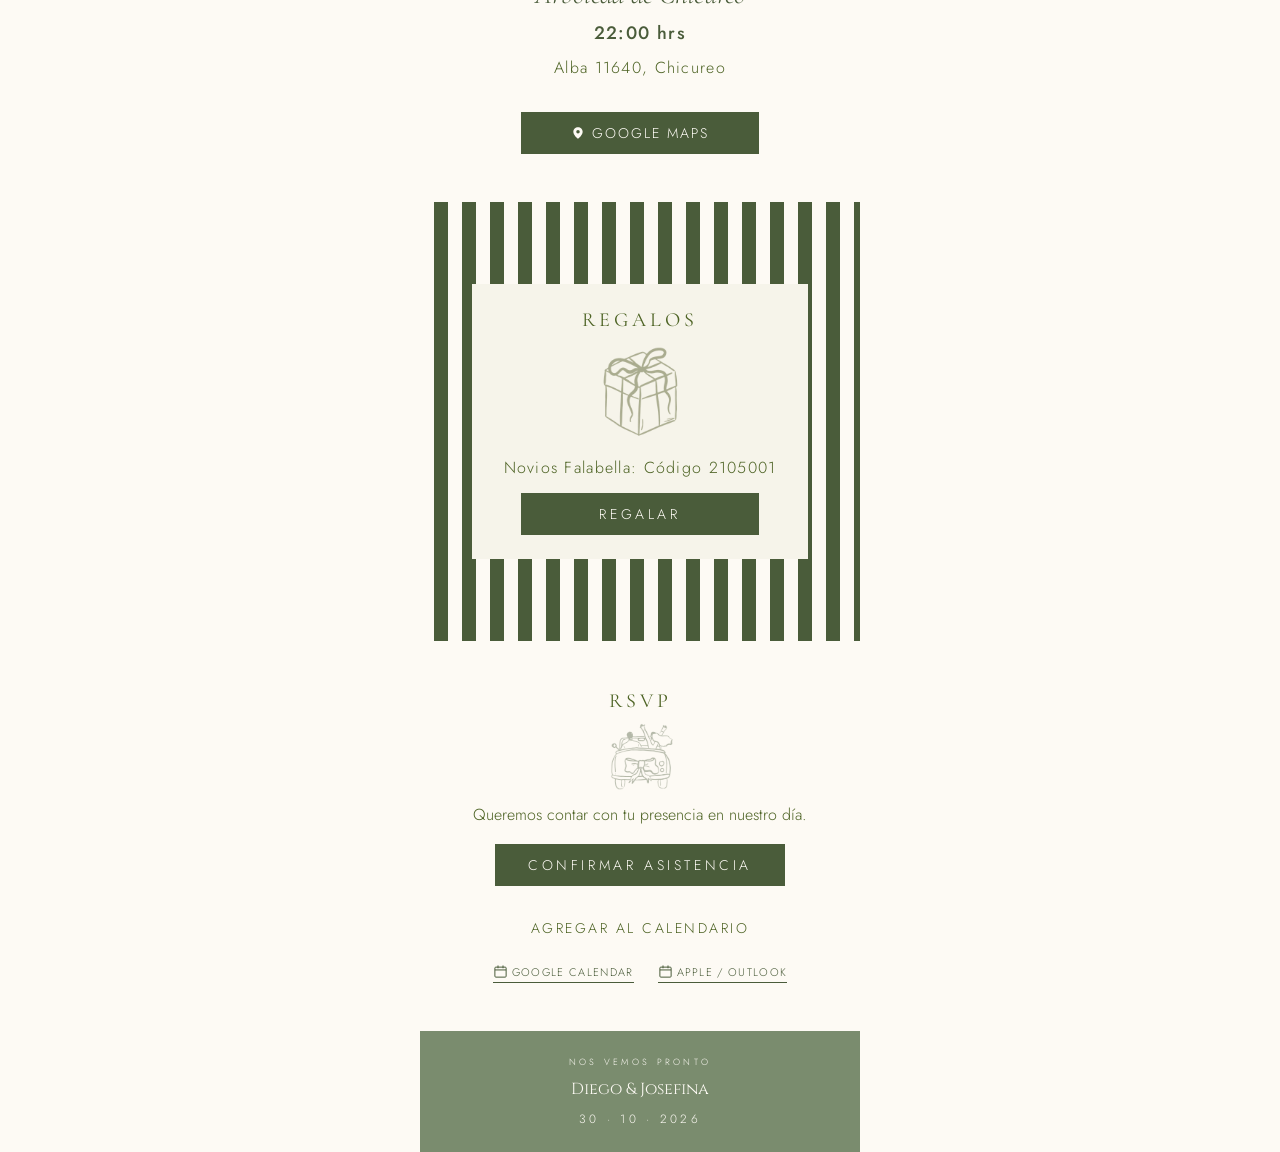
<file: fiesta/index.html>
<!doctype html>
<html lang="es">
<head>
<meta charset="utf-8">
<title>Diego & Josefina · 30.10.2026</title>
<meta name="viewport" content="width=device-width, initial-scale=1">
<meta name="description" content="Invitación de matrimonio de Diego & Josefina">
<link rel="preconnect" href="https://fonts.googleapis.com">
<link rel="preconnect" href="https://fonts.gstatic.com" crossorigin>
<link href="https://fonts.googleapis.com/css2?family=Cinzel:wght@400&family=Cinzel+Decorative:wght@400&family=Cormorant+Garamond:ital,wght@0,300;0,400;1,300&family=Jost:wght@300;400;500&display=swap" rel="stylesheet">
<link rel="stylesheet" href="../styles.css">
</head>
<body>
<div class="invite">

  <!-- HERO -->
  <section class="hero">
    <img class="flower flower--bg" src="../assets/flower.png" alt="" aria-hidden="true">
    <img class="flower flower--a" src="../assets/flower.png" alt="" aria-hidden="true">
    <img class="flower flower--b" src="../assets/flower.png" alt="" aria-hidden="true">

    <div class="parents">
      <div class="parents__side">
        <p>Germán Hempel Apel</p>
        <p>Loreto Souper Schweitzer</p>
      </div>
      <div class="parents__side">
        <p>Rodrigo Hidalgo Matute</p>
        <p>Verónica Tapia Bacigalupo</p>
      </div>
    </div>

    <p class="lead">Participan a usted en el matrimonio de sus hijos</p>
    <h1 class="names">Diego <span class="amp">&amp;</span> Josefina</h1>
    <p class="lead lead--close">Con mucha alegría queremos invitarlos a acompañarnos<br>en este día tan especial.</p>

    <p class="date-label"><span class="day">Viernes</span><span class="date">30·10·2026</span></p>
    <div class="arrow-down">&#8595;</div>
  </section>

  <!-- COUNTDOWN -->
  <section class="countdown">
    <p class="eyebrow">Faltan</p>
    <div class="countdown__grid">
      <div><span id="cd-days" class="num">--</span><small>Días</small></div>
      <span class="dot">.</span>
      <div><span id="cd-hours" class="num">--</span><small>Horas</small></div>
      <span class="dot">.</span>
      <div><span id="cd-mins" class="num">--</span><small>Minutos</small></div>
    </div>
  </section>

  <!-- CEREMONIA -->
  <section class="block">
    <h2 class="eyebrow serif">Ceremonia</h2>
    <div class="photo-blob"><img src="../assets/church.jpg" alt="Iglesia Las Pataguas"></div>
    <h3 class="place-name">Iglesia Las Pataguas</h3>
    <p class="time">17:15 hrs</p>
    <p class="address">Parque Las Pataguas 11450,<br>Lo Barnechea, Santiago</p>
    <a class="btn" target="_blank" rel="noopener"
       href="https://www.google.com/maps/search/?api=1&query=Iglesia+Las+Pataguas%2C+Parque+Las+Pataguas+11450%2C+Lo+Barnechea%2C+Santiago">
<svg class="btn__icon" width="14" height="14" viewBox="0 0 24 24" fill="none" xmlns="http://www.w3.org/2000/svg" aria-hidden="true"><path d="M12 2C7.58 2 4 5.58 4 10c0 5.25 7 12 8 12s8-6.75 8-12c0-4.42-3.58-8-8-8Zm0 11a3 3 0 1 1 0-6 3 3 0 0 1 0 6Z" fill="currentColor"/></svg>Google Maps
    </a>
  </section>

  <!-- RECEPCION -->
  <section class="block">
    <h2 class="eyebrow serif">Fiesta</h2>
    <div class="photo-blob photo-blob--party"><img src="../assets/party.jpg" alt="Fiesta en Arboleda de Chicureo"></div>
    <h3 class="place-name">Arboleda de Chicureo</h3>
    <p class="time">22:00 hrs</p>
    <p class="address">Alba 11640, Chicureo</p>
    <a class="btn" target="_blank" rel="noopener"
       href="https://www.google.com/maps/search/?api=1&query=Arboleda+de+Chicureo%2C+Alba+11640%2C+Chicureo">
<svg class="btn__icon" width="14" height="14" viewBox="0 0 24 24" fill="none" xmlns="http://www.w3.org/2000/svg" aria-hidden="true"><path d="M12 2C7.58 2 4 5.58 4 10c0 5.25 7 12 8 12s8-6.75 8-12c0-4.42-3.58-8-8-8Zm0 11a3 3 0 1 1 0-6 3 3 0 0 1 0 6Z" fill="currentColor"/></svg>Google Maps
    </a>
  </section>

  <!-- REGALOS -->
  <section class="stripes">
    <div class="stripes__card">
      <h2 class="eyebrow serif">Regalos</h2>
      <img class="icon" src="../assets/gift.png" alt="">
      <p>Novios Falabella: Código 2105001</p>
      <a class="btn btn--cta" target="_blank" rel="noopener" href="https://novios.falabella.com/info-evento/evento?codigoEvento=2105001">Regalar</a>
    </div>
  </section>

  <!-- RSVP -->
  <section class="rsvp">
    <h2 class="eyebrow serif">RSVP</h2>
    <img class="icon--rsvp" src="../assets/rsvp.png" alt="">
    <p>Queremos contar con tu presencia en nuestro día.</p>
    <a class="btn btn--cta btn--wide" target="_blank" rel="noopener"
       href="https://forms.gle/UDZXr8xiBWirx5Kq7">Confirmar asistencia</a>
  </section>

  <section class="calendar-block">
    <p class="eyebrow">Agregar al calendario</p>
    <div class="cal-links">
      <a target="_blank" rel="noopener"
         href="https://calendar.google.com/calendar/render?action=TEMPLATE&text=Matrimonio%20Diego%20%26%20Josefina&dates=20261030T201500Z/20261031T070000Z&details=Ceremonia%3A%20Iglesia%20Las%20Pataguas%2C%2017%3A15%20hrs.%20Fiesta%3A%20Arboleda%20de%20Chicureo%2C%2022%3A00%20hrs.&location=Parque%20Las%20Pataguas%2011450%2C%20Lo%20Barnechea%2C%20Santiago">
        <svg class="cal-icon" width="15" height="15" viewBox="0 0 24 24" fill="none" xmlns="http://www.w3.org/2000/svg" aria-hidden="true"><rect x="3" y="5" width="18" height="16" rx="1.5" stroke="currentColor" stroke-width="1.6"/><path d="M3 9.5h18" stroke="currentColor" stroke-width="1.6"/><path d="M8 3v3.2M16 3v3.2" stroke="currentColor" stroke-width="1.6" stroke-linecap="round"/></svg>
        Google Calendar
      </a>
      <a href="../wedding-fiesta.ics" download>
        <svg class="cal-icon" width="15" height="15" viewBox="0 0 24 24" fill="none" xmlns="http://www.w3.org/2000/svg" aria-hidden="true"><rect x="3" y="5" width="18" height="16" rx="1.5" stroke="currentColor" stroke-width="1.6"/><path d="M3 9.5h18" stroke="currentColor" stroke-width="1.6"/><path d="M8 3v3.2M16 3v3.2" stroke="currentColor" stroke-width="1.6" stroke-linecap="round"/></svg>
        Apple / Outlook
      </a>
    </div>
  </section>

  <!-- FOOTER -->
  <footer class="footer">
    <p class="eyebrow">Nos vemos pronto</p>
    <p class="footer__names">Diego &amp; Josefina</p>
    <p class="footer__date">30 · 10 · 2026</p>
  </footer>

</div>

<script>
  var weddingDate = new Date('2026-10-30T17:15:00-03:00').getTime();

  function updateCountdown(){
    var now = Date.now();
    var diff = weddingDate - now;
    if (diff < 0) diff = 0;

    var days = Math.floor(diff / 86400000);
    var hours = Math.floor((diff % 86400000) / 3600000);
    var mins = Math.floor((diff % 3600000) / 60000);

    function pad(n){ return n < 10 ? '0' + n : n; }

    document.getElementById('cd-days').textContent = days;
    document.getElementById('cd-hours').textContent = pad(hours);
    document.getElementById('cd-mins').textContent = pad(mins);
  }

  updateCountdown();
  setInterval(updateCountdown, 1000 * 30);
</script>
</body>
</html>
</file>
<file: styles.css>
:root{
  --cream:#FDFAF4;
  --cream-band:#F6F4EA;
  --green:#4D6324;
  --green-deep:#4A5C3A;
  --green-label:#768848;
  --sage:#7A8C6E;
  --maroon:#852335;
  --serif:'Cormorant Garamond', Georgia, serif;
  --sans:'Jost', system-ui, -apple-system, sans-serif;
  --display:'Cinzel Decorative', Georgia, serif;
  --display-alt:'Cinzel', Georgia, serif;
}
*{box-sizing:border-box;}
html{scroll-behavior:smooth;}
body{
  margin:0;
  background:var(--cream);
  color:var(--green);
  font-family:var(--sans);
  font-weight:400;
  -webkit-font-smoothing:antialiased;
}
.invite{
  max-width:440px;
  margin:0 auto;
  position:relative;
  overflow:hidden;
}
section{position:relative;}

/* eyebrow = small uppercase label (Jost) */
.eyebrow{
  font-family:var(--sans);
  text-transform:uppercase;
  letter-spacing:4px;
  font-size:12px;
  font-weight:400;
  color:var(--green);
  text-align:center;
  margin:0 0 12px;
}
/* eyebrow.serif = section heading (Cormorant Garamond) */
.eyebrow.serif{
  font-family:var(--serif);
  font-size:20px;
  font-weight:400;
  text-transform:uppercase;
  letter-spacing:2.88px;
  margin:0 0 24px;
}
p{line-height:1.55;}
a{color:inherit;}

/* ---------- HERO ---------- */
.hero{
  padding:104px 32px 34px;
  text-align:center;
}
.flower{
  position:absolute;
  pointer-events:none;
  z-index:0;
}
.flower--bg{
  width:439px;
  max-width:100%;
  left:0;
  top:52px;
  opacity:.12;
}
.flower--a{
  width:200px;
  max-width:46%;
  left:56%;
  top:24px;
  transform:rotate(135deg);
  opacity:.25;
}
.flower--b{
  width:200px;
  max-width:46%;
  left:40%;
  top:268px;
  transform:rotate(-25deg);
  opacity:.20;
}
.hero > *:not(.flower){ position:relative; z-index:1; }

.parents{
  display:flex;
  justify-content:center;
  align-items:flex-start;
  gap:24px;
  font-size:10px;
  font-weight:400;
  letter-spacing:.88px;
  line-height:1.45;
  margin-bottom:32px;
}
.parents__side{
  flex:1 1 0;
  padding:0 8px;
  text-align:left;
}
.parents__side:last-child{
  padding:0 5px;
  text-align:right;
}

.lead{
  font-size:14px;
  font-weight:400;
  letter-spacing:.88px;
  line-height:1.5;
  margin:0 0 24px;
}
.lead--close{ letter-spacing:.52px; margin:0 0 44px; }

.names{
  font-family:var(--display);
  font-weight:400;
  font-size:24px;
  letter-spacing:.80px;
  line-height:1.35;
  margin:0 0 24px;
}
.names .amp{ font-style:normal; }

.date-label{
  font-family:var(--sans);
  font-weight:500;
  font-size:16px;
  line-height:1.6;
  margin:0 0 34px;
}
.date-label .day{
  display:block;
  text-transform:uppercase;
  letter-spacing:4px;
}
.date-label .date{
  display:block;
  letter-spacing:3.17px;
}
.arrow-down{
  font-size:1.25rem;
  color:var(--green-deep);
  opacity:.45;
}

/* ---------- COUNTDOWN ---------- */
.countdown{
  background:var(--cream-band);
  padding:16px 24px;
  text-align:center;
}
.countdown .eyebrow{ margin:0 0 4px; }
.countdown__grid{
  display:flex;
  align-items:flex-end;
  justify-content:center;
  gap:8px;
}
.countdown__grid > div{ width:64px; }
.countdown__grid .num{
  font-family:var(--sans);
  font-weight:300;
  font-size:26px;
  display:block;
  line-height:1.3;
}
.countdown__grid small{
  display:block;
  text-transform:uppercase;
  letter-spacing:2px;
  font-size:10px;
  font-weight:400;
  color:var(--green-label);
}
.countdown__grid .dot{
  font-family:var(--serif);
  color:var(--maroon);
  font-size:24px;
  font-weight:300;
  line-height:1;
  transform:translateY(-20px);
}

/* ---------- CEREMONIA / RECEPCION ---------- */
.block{
  padding:48px 24px;
  text-align:center;
}
.photo-blob{
  width:230px;
  max-width:78%;
  aspect-ratio:230/198;
  margin:0 auto 24px;
  -webkit-mask-image:radial-gradient(ellipse 65% 60% at 50% 48%, #000 15%, rgba(0,0,0,.85) 30%, rgba(0,0,0,.5) 50%, rgba(0,0,0,.15) 68%, transparent 80%);
          mask-image:radial-gradient(ellipse 65% 60% at 50% 48%, #000 15%, rgba(0,0,0,.85) 30%, rgba(0,0,0,.5) 50%, rgba(0,0,0,.15) 68%, transparent 80%);
}
.photo-blob--wide{
  width:293px;
  max-width:92%;
  aspect-ratio:293/192;
}
.photo-blob--party{
  width:368px;
  max-width:96%;
  aspect-ratio:368/245;
}
.photo-blob img{
  width:100%;
  height:100%;
  object-fit:cover;
}
.place-name{
  font-family:var(--serif);
  font-style:italic;
  font-weight:300;
  font-size:28px;
  line-height:1.2;
  color:var(--green-deep);
  margin:0 0 8px;
}
.time{
  font-weight:500;
  font-size:18px;
  letter-spacing:1.40px;
  color:var(--green-deep);
  margin:0 0 8px;
}
.address{
  font-size:16px;
  font-weight:300;
  letter-spacing:1.28px;
  line-height:1.5;
  margin:0 0 32px;
}

.btn{
  display:inline-flex;
  align-items:center;
  justify-content:center;
  gap:7px;
  background:var(--green-deep);
  color:var(--cream);
  text-decoration:none;
  text-transform:uppercase;
  font-size:14px;
  font-weight:300;
  letter-spacing:1.98px;
  line-height:1;
  min-height:42px;
  padding:11px 20px;
  width:100%;
  max-width:238px;
}
.btn--cta{ letter-spacing:3.60px; }
.btn__icon{ flex:none; }

/* ---------- REGALOS ---------- */
.stripes{
  padding:82px 52px;
  background-image:repeating-linear-gradient(
    90deg,
    var(--cream) 0px, var(--cream) 14px,
    var(--green-deep) 14px, var(--green-deep) 28px
  );
}
.stripes__card{
  background:var(--cream-band);
  padding:24px 20px;
  text-align:center;
}
.stripes__card .eyebrow.serif{
  letter-spacing:4px;
  margin:0 0 12px;
}
.stripes__card .icon{
  width:77px;
  opacity:.60;
  margin-bottom:12px;
}
.stripes__card p{
  font-size:16px;
  font-weight:300;
  letter-spacing:1.28px;
  margin:0 0 12px;
}

/* ---------- RSVP ---------- */
.rsvp{ padding:48px 24px 0; text-align:center; }
.rsvp .eyebrow.serif{ letter-spacing:4px; margin:0 0 8px; }
.rsvp .icon--rsvp{
  width:77px;
  opacity:.42;
  margin:0 auto 8px;
  display:block;
}
.rsvp p{
  font-size:16px;
  font-weight:300;
  margin:0 0 16px;
}
.btn--wide{ max-width:290px; padding:11px 16px; }

.calendar-block{
  padding:32px 24px 48px;
  text-align:center;
}
.calendar-block .eyebrow{
  font-size:14px;
  font-weight:300;
  letter-spacing:2.50px;
  margin:0 0 24px;
}
.cal-links{
  display:flex;
  justify-content:center;
  gap:24px;
  flex-wrap:wrap;
}
.cal-links a{
  display:inline-flex;
  align-items:center;
  gap:4px;
  text-decoration:none;
  text-transform:uppercase;
  letter-spacing:1.32px;
  font-size:11px;
  font-weight:300;
  color:var(--green-deep);
  border-bottom:.5px solid var(--green-deep);
  padding-bottom:2px;
  white-space:nowrap;
}
.cal-icon{ flex:none; }

/* ---------- FOOTER ---------- */
.footer{
  background:var(--sage);
  color:var(--cream);
  text-align:center;
  padding:24px;
}
.footer .eyebrow{
  color:var(--cream);
  font-size:9px;
  font-weight:300;
  letter-spacing:3.30px;
  margin:0 0 8px;
}
.footer__names{
  font-family:var(--display-alt);
  font-style:normal;
  font-weight:400;
  font-size:16px;
  margin:0 0 8px;
}
.footer__date{
  text-transform:uppercase;
  letter-spacing:3.30px;
  font-size:12px;
  font-weight:300;
  margin:0;
}
</file>
